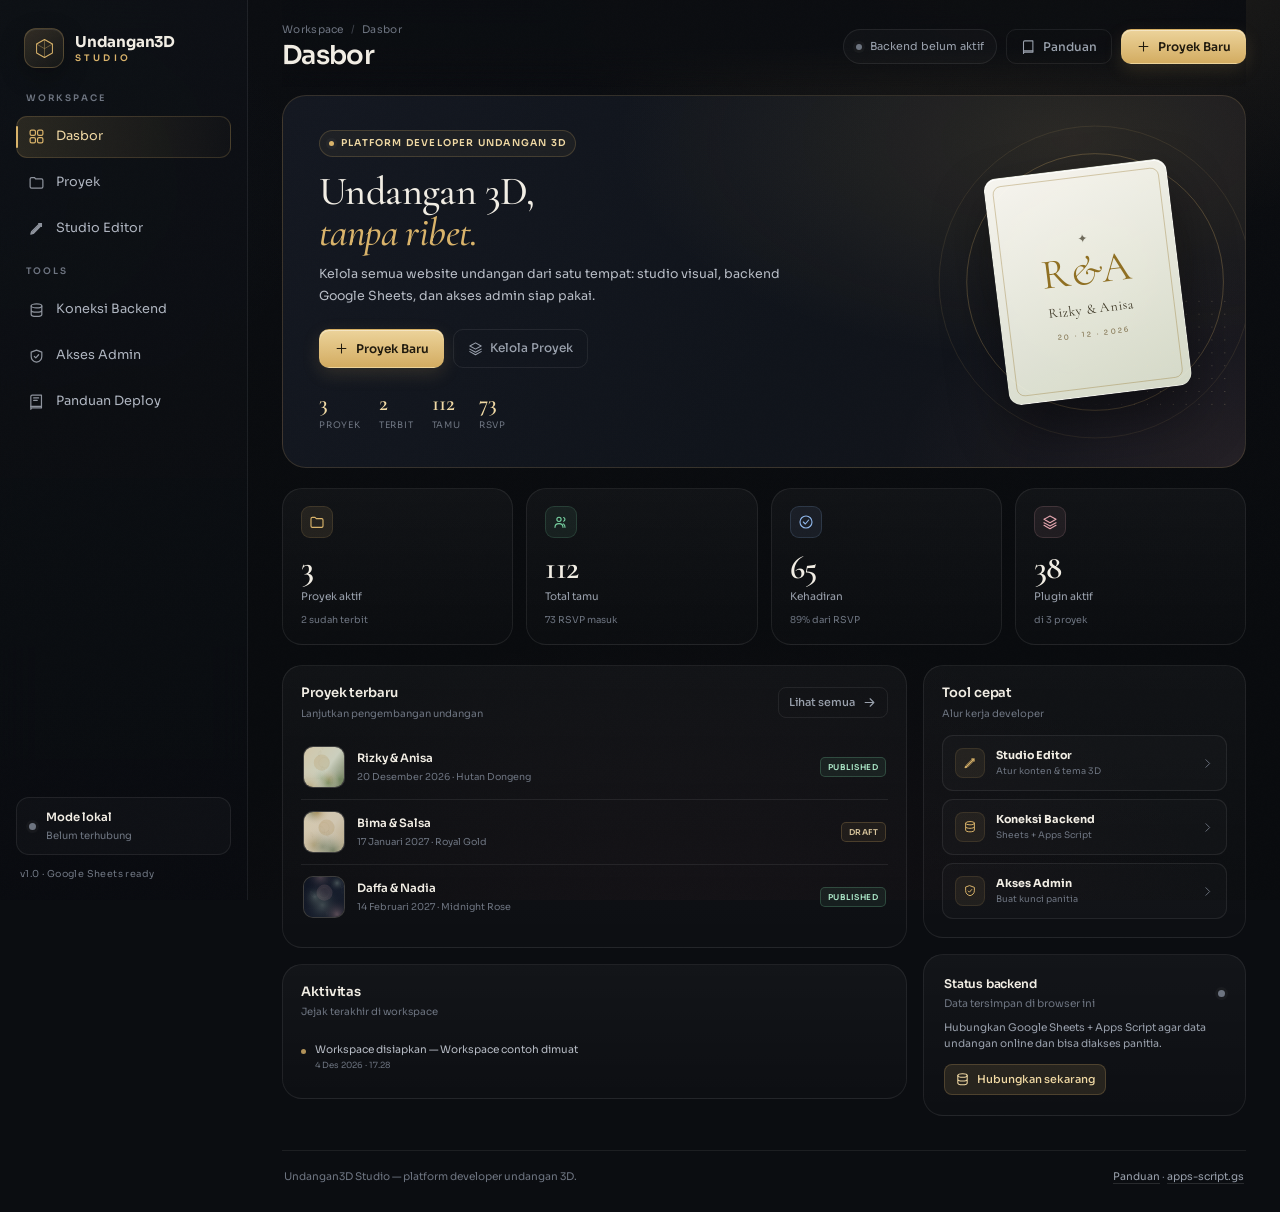
<file: index.html>
<!DOCTYPE html>
<html lang="id">
<head>
<meta charset="UTF-8">
<meta name="viewport" content="width=device-width,initial-scale=1">
<title>Undangan3D Studio — Platform Developer Undangan 3D</title>
<meta name="description" content="Platform CRUD website undangan 3D: studio editor, tema &amp; panggung 3D, konektor Google Sheets + Apps Script, dan generator akses admin.">
<meta name="theme-color" content="#0b0d11">
<link rel="icon" href="data:image/svg+xml,<svg xmlns='http://www.w3.org/2000/svg' viewBox='0 0 100 100'><rect width='100' height='100' rx='24' fill='%230b0d11'/><path d='M50 18l26 15v34L50 82 24 67V33z' fill='none' stroke='%23d9b36a' stroke-width='3'/><path d='M50 18v64M24 33l26 16 26-16' fill='none' stroke='%23d9b36a' stroke-width='2' opacity='.6'/></svg>">
<link rel="preconnect" href="https://fonts.googleapis.com">
<link rel="preconnect" href="https://fonts.gstatic.com" crossorigin>
<link href="https://fonts.googleapis.com/css2?family=Sora:wght@300;400;500;600;700&family=Cormorant+Garamond:ital,wght@0,500;0,600;1,500&display=swap" rel="stylesheet">
<link rel="stylesheet" href="assets/platform.css">
</head>
<body>
<div class="grain" aria-hidden="true"></div>
<div class="shell">
  <aside class="sidebar" id="sidebar">
    <a class="brand" href="#/dashboard" aria-label="Undangan3D Studio">
      <span class="brand-mark">
        <svg viewBox="0 0 32 32" fill="none" aria-hidden="true">
          <path d="M16 3.5l11 6.3v12.4L16 28.5 5 22.2V9.8z" stroke="currentColor" stroke-width="1.4"/>
          <path d="M16 3.5v25M5 9.8l11 6.4 11-6.4" stroke="currentColor" stroke-width="1" opacity=".55"/>
        </svg>
      </span>
      <span class="brand-txt"><b>Undangan3D</b><small>STUDIO</small></span>
    </a>

    <nav class="nav" aria-label="Navigasi utama">
      <p class="nav-label">Workspace</p>
      <a class="nav-link" href="#/dashboard" data-nav="dashboard">
        <svg viewBox="0 0 24 24"><rect x="3" y="3" width="7.5" height="7.5" rx="2"/><rect x="13.5" y="3" width="7.5" height="7.5" rx="2"/><rect x="3" y="13.5" width="7.5" height="7.5" rx="2"/><rect x="13.5" y="13.5" width="7.5" height="7.5" rx="2"/></svg>
        <span>Dasbor</span>
      </a>
      <a class="nav-link" href="#/projects" data-nav="projects">
        <svg viewBox="0 0 24 24"><path d="M3 7a2 2 0 0 1 2-2h4l2 2h8a2 2 0 0 1 2 2v9a2 2 0 0 1-2 2H5a2 2 0 0 1-2-2z"/></svg>
        <span>Proyek</span>
      </a>
      <a class="nav-link" href="#/studio" data-nav="studio">
        <svg viewBox="0 0 24 24"><path d="M5 19L19 5M15 5h4v4M4 20l3.5-1 11-11-2.5-2.5-11 11z"/></svg>
        <span>Studio Editor</span>
      </a>

      <p class="nav-label">Tools</p>
      <a class="nav-link" href="#/connector" data-nav="connector">
        <svg viewBox="0 0 24 24"><ellipse cx="12" cy="5.5" rx="7.5" ry="2.8"/><path d="M4.5 5.5v6c0 1.6 3.4 2.8 7.5 2.8s7.5-1.2 7.5-2.8v-6M4.5 11.5v6c0 1.6 3.4 2.8 7.5 2.8s7.5-1.2 7.5-2.8v-6"/></svg>
        <span>Koneksi Backend</span>
      </a>
      <a class="nav-link" href="#/admins" data-nav="admins">
        <svg viewBox="0 0 24 24"><path d="M12 3l7.5 2.8v5.7c0 4.6-3.2 7.5-7.5 8.5-4.3-1-7.5-3.9-7.5-8.5V5.8z"/><path d="M9 12l2 2 4-4.5"/></svg>
        <span>Akses Admin</span>
      </a>
      <a class="nav-link" href="#/guide" data-nav="guide">
        <svg viewBox="0 0 24 24"><path d="M4 5a2 2 0 0 1 2-2h13v18H6a2 2 0 0 0-2 2z"/><path d="M4 19h15M8 7h7M8 10.5h5"/></svg>
        <span>Panduan Deploy</span>
      </a>
    </nav>

    <div class="sidebar-foot">
      <div class="backend-mini" id="backendMini">
        <span class="dot" id="backendDot"></span>
        <div><b id="backendMiniTitle">Mode lokal</b><small id="backendMiniSub">Belum terhubung</small></div>
      </div>
      <p class="foot-note">v1.0 · Google Sheets ready</p>
    </div>
  </aside>

  <div class="drawer-scrim" id="scrim" aria-hidden="true"></div>

  <main class="main">
    <header class="topbar">
      <div class="topbar-left">
        <button class="icon-btn menu-btn" id="menuBtn" aria-label="Buka menu">
          <svg viewBox="0 0 24 24"><path d="M4 7h16M4 12h16M4 17h16"/></svg>
        </button>
        <div>
          <div class="crumb"><span id="crumb">Workspace</span><span class="crumb-sep">/</span><span id="crumb2">Dasbor</span></div>
          <h1 id="pageTitle">Dasbor</h1>
        </div>
      </div>
      <div class="topbar-right">
        <a class="status-chip" id="backendChip" href="#/connector">
          <span class="dot"></span><span id="backendChipText">Backend belum aktif</span>
        </a>
        <button class="btn btn-ghost hide-sm" data-act="go-guide">
          <svg viewBox="0 0 24 24"><path d="M4 5a2 2 0 0 1 2-2h13v18H6a2 2 0 0 0-2 2z"/><path d="M4 19h15"/></svg>
          Panduan
        </button>
        <button class="btn btn-primary" data-act="new-project">
          <svg viewBox="0 0 24 24"><path d="M12 5v14M5 12h14"/></svg>
          Proyek Baru
        </button>
      </div>
    </header>

    <div id="view" class="view" aria-live="polite"></div>

    <footer class="main-foot">
      <span>Undangan3D Studio — platform developer undangan 3D.</span>
      <span><a href="#/guide">Panduan</a> · <a href="apps-script.gs" download>apps-script.gs</a></span>
    </footer>
  </main>
</div>

<div id="modalRoot"></div>
<div id="toastRoot" class="toast-root" aria-live="assertive"></div>
<input type="file" id="importFile" accept="application/json,.json" hidden>

<script src="assets/themes.js"></script>
<script src="assets/plugins.js"></script>
<script src="assets/seed.js"></script>
<script src="assets/store.js"></script>
<script src="assets/platform.js"></script>
</body>
</html>
</file>
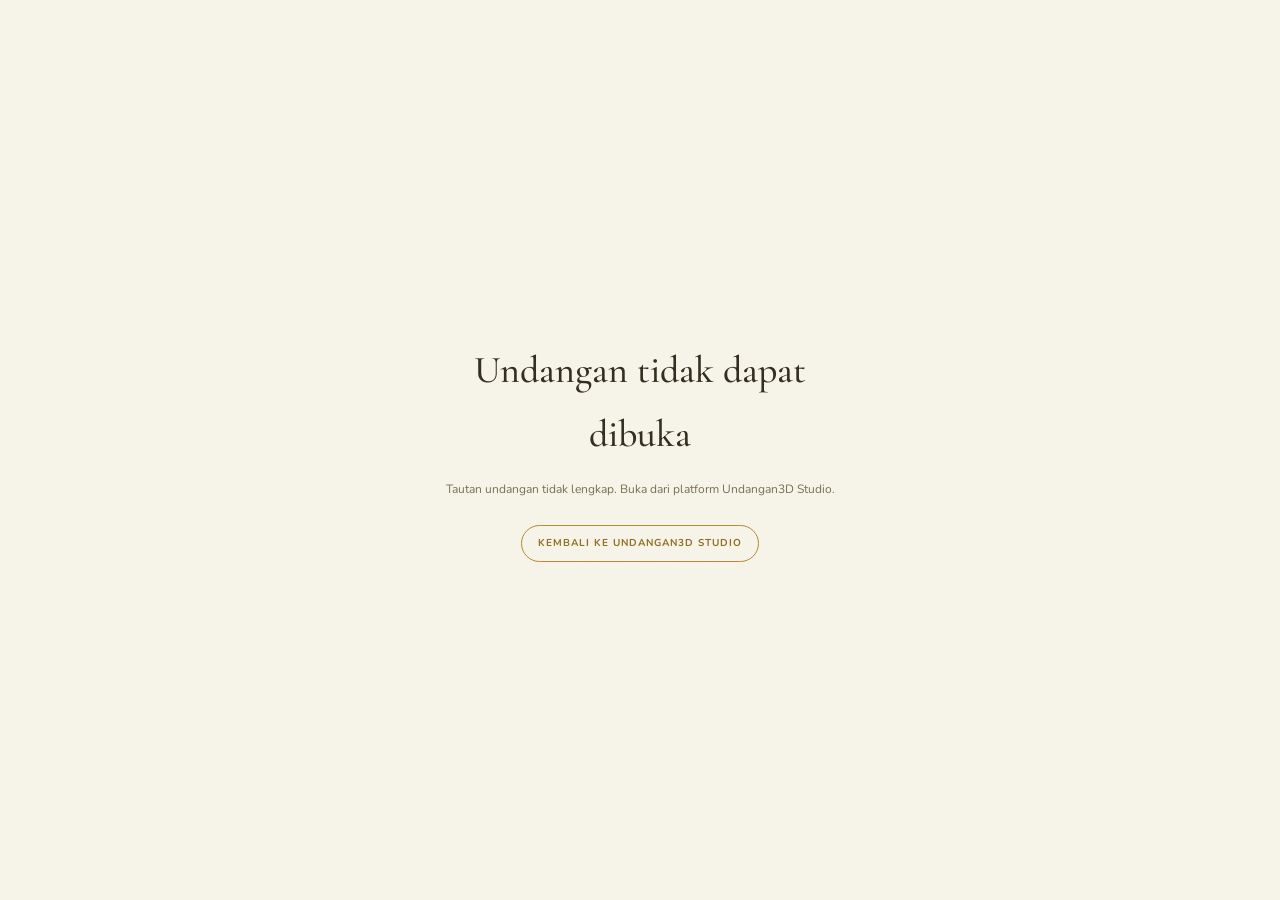
<file: undangan.html>
<!doctype html>
<html lang="id" data-theme="fairy-forest">
<head>
  <meta charset="utf-8">
  <meta name="viewport" content="width=device-width, initial-scale=1, viewport-fit=cover">
  <title>Undangan Pernikahan — Undangan3D</title>
  <meta name="description" content="Undangan pernikahan digital 3D. Dengan hormat kami mengundang Anda untuk hadir.">
  <meta name="theme-color" content="#f6f3e9">
  <meta property="og:type" content="website">
  <meta property="og:title" content="Undangan Pernikahan — Undangan3D">
  <meta property="og:description" content="Undangan pernikahan digital 3D. Dengan hormat kami mengundang Anda untuk hadir.">
  <meta name="twitter:card" content="summary">
  <link rel="icon" href="data:image/svg+xml,%3Csvg xmlns='http://www.w3.org/2000/svg' viewBox='0 0 64 64'%3E%3Crect width='64' height='64' rx='14' fill='%23131710'/%3E%3Cpath d='M32 48s-15-9-15-20a8 8 0 0 1 15-4 8 8 0 0 1 15 4c0 11-15 20-15 20Z' fill='none' stroke='%23d9b667' stroke-width='3'/%3E%3C/svg%3E">
  <link rel="preconnect" href="https://fonts.googleapis.com">
  <link rel="preconnect" href="https://fonts.gstatic.com" crossorigin>
  <link href="https://fonts.googleapis.com/css2?family=Cormorant+Garamond:ital,wght@0,400;0,500;0,600;1,400&family=Great+Vibes&family=Nunito:wght@300;400;600;700;800&display=swap" rel="stylesheet">
  <link rel="stylesheet" href="assets/invitation.css">
</head>
<body class="locked">
  <noscript>
    <div class="missing">
      <div class="missing-inner">
        <h1>JavaScript diperlukan</h1>
        <p>Undangan 3D ini membutuhkan JavaScript. Aktifkan JavaScript di browser Anda, lalu muat ulang halaman.</p>
      </div>
    </div>
  </noscript>
  <script defer src="assets/themes.js"></script>
  <script defer src="assets/plugins.js"></script>
  <script defer src="assets/scene3d.js"></script>
  <script defer src="assets/invitation.js"></script>
</body>
</html>
</file>
<file: assets/platform.css>
/* Undangan3D Studio — antarmuka platform */
:root {
  --bg: #0b0d11;
  --bg-soft: #0e1116;
  --panel: #11141b;
  --panel-2: #151922;
  --panel-3: #1a1f29;
  --line: rgba(255, 255, 255, .075);
  --line-2: rgba(255, 255, 255, .14);
  --text: #f1ede4;
  --muted: #99a0ac;
  --muted-2: #6d7480;
  --gold: #d9b36a;
  --gold-2: #f0d9a4;
  --gold-soft: rgba(217, 179, 106, .12);
  --green: #77d0a0;
  --rose: #e3a3ad;
  --danger: #ef8484;
  --blue: #8db4e8;
  --radius: 20px;
  --sans: 'Sora', system-ui, -apple-system, 'Segoe UI', sans-serif;
  --serif: 'Cormorant Garamond', Georgia, 'Times New Roman', serif;
}
* { box-sizing: border-box; }
html { scroll-behavior: smooth; }
body {
  margin: 0; min-height: 100vh; background: var(--bg); color: var(--text);
  font-family: var(--sans); font-size: 13.5px; line-height: 1.55;
  -webkit-font-smoothing: antialiased; overflow-x: hidden;
}
body::before {
  content: ''; position: fixed; inset: 0; z-index: -2; pointer-events: none;
  background:
    radial-gradient(900px 520px at 82% -8%, rgba(217, 179, 106, .11), transparent 60%),
    radial-gradient(760px 480px at -8% 22%, rgba(94, 132, 178, .08), transparent 55%),
    radial-gradient(900px 620px at 55% 110%, rgba(154, 84, 104, .07), transparent 60%),
    linear-gradient(180deg, #0b0d11, #090b0e 70%);
}
.grain {
  position: fixed; inset: 0; z-index: 50; pointer-events: none; opacity: .032;
  background-image: url("data:image/svg+xml,%3Csvg xmlns='http://www.w3.org/2000/svg' width='140' height='140'%3E%3Cfilter id='n'%3E%3CfeTurbulence type='fractalNoise' baseFrequency='.85' numOctaves='3'/%3E%3C/filter%3E%3Crect width='140' height='140' filter='url(%23n)' opacity='.55'/%3E%3C/svg%3E");
  mix-blend-mode: overlay;
}
a { color: inherit; text-decoration: none; }
button, input, select, textarea { font-family: inherit; }
button { cursor: pointer; }
svg { width: 18px; height: 18px; fill: none; stroke: currentColor; stroke-width: 1.7; stroke-linecap: round; stroke-linejoin: round; flex: none; }
::selection { background: rgba(217, 179, 106, .28); }

/* ---------- Shell ---------- */
.shell { display: grid; grid-template-columns: 248px minmax(0, 1fr); min-height: 100vh; }
.sidebar {
  position: sticky; top: 0; height: 100vh; display: flex; flex-direction: column; gap: 22px;
  padding: 24px 16px 18px; border-right: 1px solid var(--line);
  background: linear-gradient(180deg, rgba(14, 17, 22, .86), rgba(10, 12, 16, .92));
  backdrop-filter: blur(22px); z-index: 45;
}
.brand { display: flex; align-items: center; gap: 11px; padding: 4px 8px 2px; }
.brand-mark {
  width: 40px; height: 40px; border-radius: 12px; display: grid; place-items: center; color: var(--gold);
  background: linear-gradient(145deg, rgba(217, 179, 106, .18), rgba(217, 179, 106, .04));
  border: 1px solid rgba(217, 179, 106, .26);
  box-shadow: inset 0 1px 0 rgba(255, 255, 255, .08), 0 8px 24px rgba(0, 0, 0, .28);
}
.brand-mark svg { width: 23px; height: 23px; }
.brand-txt { display: flex; flex-direction: column; line-height: 1; }
.brand-txt b { font-size: 15px; letter-spacing: -.2px; }
.brand-txt small { color: var(--gold); font-size: 9px; letter-spacing: 3.4px; margin-top: 5px; font-weight: 600; }
.nav { display: flex; flex-direction: column; gap: 4px; }
.nav-label { margin: 12px 10px 6px; font-size: 9px; letter-spacing: 2px; text-transform: uppercase; color: var(--muted-2); font-weight: 600; }
.nav-label:first-child { margin-top: 0; }
.nav-link {
  position: relative; display: flex; align-items: center; gap: 11px; padding: 10px 11px;
  border-radius: 11px; border: 1px solid transparent; color: #aeb4bf; font-size: 12.8px;
  transition: background .18s, color .18s, border-color .18s; white-space: nowrap;
}
.nav-link svg { width: 17px; height: 17px; opacity: .8; }
.nav-link:hover { background: rgba(255, 255, 255, .04); color: var(--text); }
.nav-link.active {
  background: linear-gradient(90deg, rgba(217, 179, 106, .14), rgba(217, 179, 106, .025));
  border-color: rgba(217, 179, 106, .18); color: var(--gold-2);
}
.nav-link.active::before {
  content: ''; position: absolute; left: -1px; top: 22%; height: 56%; width: 2px;
  background: var(--gold); border-radius: 2px;
}
.nav-link.active svg { opacity: 1; color: var(--gold); }
.nav-badge {
  margin-left: auto; font-style: normal; font-size: 8px; letter-spacing: 1.2px; font-weight: 700;
  color: #192016; background: linear-gradient(180deg, #e5c47e, #c69c4d); border-radius: 4px; padding: 2px 5px;
}
.sidebar-foot { margin-top: auto; display: flex; flex-direction: column; gap: 12px; }
.backend-mini {
  display: flex; align-items: center; gap: 10px; padding: 11px 12px; border-radius: 13px;
  border: 1px solid var(--line); background: rgba(255, 255, 255, .022);
}
.backend-mini b { display: block; font-size: 11.5px; font-weight: 600; }
.backend-mini small { display: block; color: var(--muted-2); font-size: 10px; margin-top: 1px; }
.dot { width: 7px; height: 7px; border-radius: 50%; background: var(--muted-2); box-shadow: 0 0 0 3px rgba(255, 255, 255, .03); flex: none; }
.dot.on { background: var(--green); box-shadow: 0 0 0 3px rgba(119, 208, 160, .12), 0 0 10px rgba(119, 208, 160, .5); }
.foot-note { margin: 0 4px; color: var(--muted-2); font-size: 9.5px; letter-spacing: .4px; }

.main { min-width: 0; padding: 0 34px; display: flex; flex-direction: column; }
.topbar {
  position: sticky; top: 0; z-index: 35; display: flex; align-items: center; justify-content: space-between; gap: 20px;
  padding: 22px 0 16px; background: linear-gradient(180deg, rgba(11, 13, 17, .92) 55%, rgba(11, 13, 17, 0));
  backdrop-filter: blur(14px); margin-bottom: 8px;
}
.topbar-left { display: flex; align-items: center; gap: 14px; min-width: 0; }
.crumb { display: flex; align-items: center; gap: 7px; color: var(--muted-2); font-size: 10.5px; letter-spacing: .3px; }
.crumb-sep { opacity: .5; }
.topbar h1 { margin: 3px 0 0; font-size: 26px; letter-spacing: -.7px; font-weight: 600; line-height: 1.15; }
.topbar-right { display: flex; align-items: center; gap: 9px; flex: none; }
.menu-btn { display: none !important; }
.view { width: 100%; max-width: 1440px; margin: 0 auto; flex: 1; animation: fadeUp .32s ease both; }
.main-foot {
  max-width: 1440px; width: 100%; margin: 34px auto 0; padding: 18px 2px 26px;
  display: flex; align-items: center; justify-content: space-between; gap: 14px;
  border-top: 1px solid var(--line); color: var(--muted-2); font-size: 10.5px;
}
.main-foot a { color: var(--muted); border-bottom: 1px solid rgba(255, 255, 255, .12); }
.main-foot a:hover { color: var(--gold); }
.drawer-scrim { display: none; }

/* ---------- Buttons & bits ---------- */
.btn {
  display: inline-flex; align-items: center; justify-content: center; gap: 7px;
  padding: 9px 14px; border-radius: 10px; border: 1px solid var(--line-2);
  background: rgba(255, 255, 255, .035); color: var(--text); font-size: 12px; font-weight: 500;
  transition: transform .16s, background .16s, border-color .16s, opacity .16s; white-space: nowrap;
}
.btn svg { width: 15px; height: 15px; }
.btn:hover { background: rgba(255, 255, 255, .07); border-color: rgba(255, 255, 255, .2); }
.btn:active { transform: translateY(1px); }
.btn:disabled { opacity: .5; pointer-events: none; }
.btn-primary {
  background: linear-gradient(180deg, #ecd39a, #d3ac61); color: #201a0e; border-color: transparent;
  font-weight: 600; box-shadow: 0 6px 18px rgba(211, 172, 97, .16), inset 0 1px 0 rgba(255, 255, 255, .4);
}
.btn-primary:hover { background: linear-gradient(180deg, #f4dfab, #ddb76c); border-color: transparent; }
.btn-ghost { background: transparent; border-color: var(--line); color: var(--muted); }
.btn-ghost:hover { color: var(--text); }
.btn-soft { background: var(--gold-soft); border-color: rgba(217, 179, 106, .22); color: var(--gold-2); }
.btn-soft:hover { background: rgba(217, 179, 106, .18); border-color: rgba(217, 179, 106, .35); }
.btn-danger { background: rgba(239, 132, 132, .08); border-color: rgba(239, 132, 132, .22); color: #f2a4a4; }
.btn-danger:hover { background: rgba(239, 132, 132, .15); }
.btn-sm { padding: 6px 10px; font-size: 11px; border-radius: 8px; }
.icon-btn {
  width: 34px; height: 34px; display: inline-grid; place-items: center; border-radius: 9px;
  background: rgba(255, 255, 255, .03); border: 1px solid var(--line); color: var(--muted); transition: .16s;
}
.icon-btn:hover { color: var(--text); background: rgba(255, 255, 255, .07); }
.icon-btn.danger:hover { color: var(--danger); border-color: rgba(239, 132, 132, .3); background: rgba(239, 132, 132, .08); }
.status-chip {
  display: inline-flex; align-items: center; gap: 8px; padding: 8px 12px; border-radius: 999px;
  border: 1px solid var(--line); background: rgba(255, 255, 255, .025); color: var(--muted); font-size: 11px;
}
.status-chip:hover { border-color: var(--line-2); color: var(--text); }
.status-chip .dot { width: 6px; height: 6px; }
.status-chip.on { color: #b9e7cf; border-color: rgba(119, 208, 160, .22); background: rgba(119, 208, 160, .06); }
.status-chip.on .dot { background: var(--green); box-shadow: 0 0 8px rgba(119, 208, 160, .6); }
.badge {
  display: inline-flex; align-items: center; gap: 4px; padding: 3px 7px; border-radius: 5px;
  font-size: 9px; font-weight: 600; letter-spacing: .5px; text-transform: uppercase;
  border: 1px solid var(--line); color: var(--muted); background: rgba(255, 255, 255, .025);
}
.badge.live { color: #a9e4c5; border-color: rgba(119, 208, 160, .24); background: rgba(119, 208, 160, .08); }
.badge.draft { color: #d6c39b; border-color: rgba(217, 179, 106, .22); background: rgba(217, 179, 106, .07); }
.badge.rose { color: #f0c2c9; border-color: rgba(227, 163, 173, .24); background: rgba(227, 163, 173, .08); }
.badge.demo { color: #b9cbe4; border-color: rgba(141, 180, 232, .22); background: rgba(141, 180, 232, .08); }
.chip {
  display: inline-flex; align-items: center; gap: 5px; padding: 4px 8px; border-radius: 6px;
  background: rgba(255, 255, 255, .035); border: 1px solid var(--line); color: var(--muted); font-size: 9.5px;
}
.chip svg { width: 11px; height: 11px; }
.chip.on { color: var(--gold-2); border-color: rgba(217, 179, 106, .2); background: rgba(217, 179, 106, .07); }
.muted { color: var(--muted); }
.tiny { font-size: 10.5px; }
.mono { font-family: ui-monospace, 'Cascadia Code', Consolas, monospace; }
.spacer { flex: 1; }

.card {
  background: linear-gradient(180deg, rgba(255, 255, 255, .034), rgba(255, 255, 255, .012));
  border: 1px solid var(--line); border-radius: var(--radius);
}
.card-pad { padding: 20px; }
.callout {
  display: flex; gap: 11px; padding: 13px 14px; border-radius: 12px; font-size: 11.5px; line-height: 1.6;
  border: 1px solid rgba(217, 179, 106, .16); background: rgba(217, 179, 106, .055); color: #cdbd9b;
}
.callout svg { width: 16px; height: 16px; color: var(--gold); margin-top: 1px; }
.callout.blue { border-color: rgba(141, 180, 232, .18); background: rgba(141, 180, 232, .06); color: #b9cbe4; }
.callout.blue svg { color: var(--blue); }
.callout.danger { border-color: rgba(239, 132, 132, .2); background: rgba(239, 132, 132, .06); color: #e8b5b5; }
.callout.danger svg { color: var(--danger); }
.sec-title { display: flex; align-items: center; justify-content: space-between; gap: 14px; margin: 0 0 14px; }
.sec-title h2 { margin: 0; font-size: 15px; letter-spacing: -.2px; font-weight: 600; }
.sec-title p { margin: 2px 0 0; color: var(--muted-2); font-size: 10.5px; }
.sec-title .btn { flex: none; }

/* ---------- Dashboard ---------- */
.dash { display: flex; flex-direction: column; gap: 20px; }
.hero {
  position: relative; overflow: hidden; border-radius: 24px; border: 1px solid rgba(217, 179, 106, .17);
  background:
    radial-gradient(700px 340px at 82% 12%, rgba(217, 179, 106, .13), transparent 65%),
    radial-gradient(500px 300px at 100% 100%, rgba(227, 163, 173, .08), transparent 70%),
    linear-gradient(120deg, #141821 0%, #10141b 55%, #13141a 100%);
  padding: 34px 36px; min-height: 240px; display: flex; align-items: center;
}
.hero-copy { position: relative; z-index: 3; max-width: 570px; }
.hero-kicker {
  display: inline-flex; align-items: center; gap: 7px; margin-bottom: 14px; padding: 5px 9px;
  border-radius: 999px; border: 1px solid rgba(217, 179, 106, .2); background: rgba(217, 179, 106, .06);
  color: var(--gold-2); font-size: 9.5px; letter-spacing: 1.2px; text-transform: uppercase; font-weight: 600;
}
.hero-kicker .dot { width: 5px; height: 5px; background: var(--gold); }
.hero h2 { margin: 0; font-family: var(--serif); font-weight: 500; font-size: 46px; line-height: 1.02; letter-spacing: -.6px; }
.hero h2 em { color: var(--gold); font-style: italic; }
.hero p { margin: 12px 0 0; max-width: 470px; color: #b7bcc5; font-size: 12.5px; line-height: 1.7; }
.hero-actions { display: flex; gap: 9px; margin-top: 22px; flex-wrap: wrap; }
.hero-stats { display: flex; gap: 18px; margin-top: 24px; flex-wrap: wrap; }
.hero-stat b { font-family: var(--serif); font-size: 22px; color: var(--gold-2); font-weight: 600; line-height: 1; }
.hero-stat span { display: block; color: var(--muted-2); font-size: 9px; letter-spacing: .8px; text-transform: uppercase; margin-top: 3px; }
.hero-art { position: absolute; right: 24px; top: 50%; transform: translateY(-50%); width: 390px; height: 300px; z-index: 1; }
.hero-card {
  position: absolute; right: 54px; top: 26px; width: 200px; height: 248px; border-radius: 14px;
  border: 1px solid rgba(255, 255, 255, .16); background: linear-gradient(160deg, rgba(255, 253, 247, .96), rgba(233, 238, 218, .9));
  box-shadow: 0 30px 60px rgba(0, 0, 0, .45), inset 0 1px 0 #fff; transform: rotate(-7deg);
  display: flex; flex-direction: column; align-items: center; justify-content: center; color: #3a3422; overflow: hidden;
}
.hero-card::before {
  content: ''; position: absolute; inset: 8px; border: 1px solid rgba(143, 111, 34, .35); border-radius: 9px;
}
.hero-card .hc-mono { font-family: var(--serif); font-size: 46px; line-height: 1; color: #8f6f22; }
.hero-card .hc-names { font-family: var(--serif); font-size: 15px; margin-top: 8px; letter-spacing: .5px; }
.hero-card .hc-date { font-size: 7.5px; letter-spacing: 2px; margin-top: 10px; text-transform: uppercase; color: #7a6a45; }
.hero-card .hc-leaf { font-size: 13px; margin-top: 6px; opacity: .7; }
.hero-ring {
  position: absolute; border-radius: 50%; border: 1px solid rgba(217, 179, 106, .3);
  width: 280px; height: 280px; right: 6px; top: 10px;
}
.hero-ring.r2 { width: 340px; height: 340px; right: -24px; top: -20px; border-color: rgba(217, 179, 106, .12); }
.hero-glow { position: absolute; width: 230px; height: 230px; border-radius: 50%; right: 40px; top: 20px; background: radial-gradient(circle, rgba(217, 179, 106, .22), transparent 65%); filter: blur(12px); }
.hero-dots { position: absolute; right: 0; bottom: 16px; width: 180px; height: 120px; opacity: .32; background-image: radial-gradient(rgba(255, 231, 180, .8) 1px, transparent 1px); background-size: 14px 14px; mask-image: linear-gradient(90deg, transparent, #000); }

.stat-grid { display: grid; grid-template-columns: repeat(4, minmax(0, 1fr)); gap: 13px; }
.stat-card { padding: 17px 18px; position: relative; overflow: hidden; }
.stat-icon { width: 32px; height: 32px; border-radius: 9px; display: grid; place-items: center; margin-bottom: 13px; background: rgba(217, 179, 106, .1); color: var(--gold); border: 1px solid rgba(217, 179, 106, .14); }
.stat-icon.green { background: rgba(119, 208, 160, .08); color: var(--green); border-color: rgba(119, 208, 160, .16); }
.stat-icon.rose { background: rgba(227, 163, 173, .08); color: var(--rose); border-color: rgba(227, 163, 173, .16); }
.stat-icon.blue { background: rgba(141, 180, 232, .08); color: var(--blue); border-color: rgba(141, 180, 232, .16); }
.stat-icon svg { width: 16px; height: 16px; }
.stat-value { font-family: var(--serif); font-size: 33px; font-weight: 600; line-height: 1; letter-spacing: -.5px; }
.stat-label { color: var(--muted); font-size: 10.5px; margin-top: 5px; }
.stat-sub { color: var(--muted-2); font-size: 9.5px; margin-top: 7px; display: flex; align-items: center; gap: 4px; }
.stat-sub b { color: var(--green); font-weight: 600; }
.dash-grid { display: grid; grid-template-columns: minmax(0, 1.55fr) minmax(0, .8fr); gap: 16px; align-items: start; }
.dash-col { display: flex; flex-direction: column; gap: 16px; min-width: 0; }
.panel-head { display: flex; align-items: center; justify-content: space-between; gap: 12px; padding: 17px 18px 0; }
.panel-head h3 { margin: 0; font-size: 13px; font-weight: 600; letter-spacing: -.1px; }
.panel-head p { margin: 2px 0 0; font-size: 10px; color: var(--muted-2); }
.panel-body { padding: 14px 18px 18px; }
.recent-list { display: flex; flex-direction: column; }
.recent-row { display: flex; align-items: center; gap: 12px; padding: 11px 2px; border-bottom: 1px solid var(--line); }
.recent-row:last-child { border-bottom: 0; }
.recent-thumb { width: 42px; height: 42px; border-radius: 10px; flex: none; background: var(--thumb, #222); position: relative; overflow: hidden; border: 1px solid rgba(255, 255, 255, .12); }
.recent-thumb img { width: 100%; height: 100%; object-fit: cover; opacity: .85; }
.recent-main { min-width: 0; flex: 1; }
.recent-main b { display: block; font-size: 11.5px; font-weight: 600; white-space: nowrap; overflow: hidden; text-overflow: ellipsis; }
.recent-main small { display: block; color: var(--muted-2); font-size: 9.5px; margin-top: 2px; }
.recent-meta { display: flex; align-items: center; gap: 7px; flex: none; }
.recent-meta .badge { font-size: 8px; }
.tool-list { display: flex; flex-direction: column; gap: 8px; }
.tool-item { display: flex; align-items: center; gap: 11px; padding: 11px 12px; border-radius: 11px; border: 1px solid var(--line); background: rgba(255, 255, 255, .018); transition: .16s; }
.tool-item:hover { background: rgba(255, 255, 255, .04); border-color: var(--line-2); transform: translateX(2px); }
.tool-icon { width: 30px; height: 30px; border-radius: 8px; display: grid; place-items: center; color: var(--gold); background: rgba(217, 179, 106, .08); border: 1px solid rgba(217, 179, 106, .12); }
.tool-icon svg { width: 14px; height: 14px; }
.tool-item div { flex: 1; min-width: 0; }
.tool-item b { display: block; font-size: 11px; }
.tool-item small { display: block; color: var(--muted-2); font-size: 9px; margin-top: 1px; }
.tool-item > svg { width: 13px; height: 13px; color: var(--muted-2); }
.activity { display: flex; flex-direction: column; gap: 0; }
.act-row { display: flex; gap: 9px; padding: 8px 0; border-bottom: 1px dashed var(--line); }
.act-row:last-child { border-bottom: 0; }
.act-dot { width: 5px; height: 5px; border-radius: 50%; background: var(--gold); margin-top: 7px; flex: none; opacity: .8; }
.act-row p { margin: 0; font-size: 10.5px; color: #b7bcc5; line-height: 1.45; }
.act-row time { display: block; color: var(--muted-2); font-size: 8.5px; margin-top: 2px; }

/* ---------- Projects ---------- */
.projects-head { display: flex; align-items: flex-end; justify-content: space-between; gap: 18px; margin-bottom: 18px; flex-wrap: wrap; }
.projects-head h2 { margin: 0; font-family: var(--serif); font-size: 30px; font-weight: 500; letter-spacing: -.3px; }
.projects-head p { margin: 3px 0 0; color: var(--muted); font-size: 11px; }
.projects-tools { display: flex; align-items: center; gap: 8px; flex-wrap: wrap; }
.search { position: relative; }
.search svg { position: absolute; left: 11px; top: 50%; transform: translateY(-50%); width: 14px; height: 14px; color: var(--muted-2); }
.search input { width: 210px; padding-left: 33px; }
.seg {
  display: inline-flex; padding: 3px; border-radius: 9px; border: 1px solid var(--line);
  background: rgba(255, 255, 255, .025); gap: 2px;
}
.seg button {
  padding: 6px 10px; border: 0; background: transparent; color: var(--muted); border-radius: 6px;
  font-size: 10px; font-weight: 500; transition: .15s;
}
.seg button:hover { color: var(--text); }
.seg button.active { background: rgba(255, 255, 255, .09); color: var(--text); box-shadow: 0 1px 4px rgba(0, 0, 0, .2); }
.projects-grid { display: grid; grid-template-columns: repeat(3, minmax(0, 1fr)); gap: 15px; }
.project-card { overflow: hidden; display: flex; flex-direction: column; transition: transform .2s, border-color .2s; }
.project-card:hover { transform: translateY(-3px); border-color: rgba(255, 255, 255, .15); }
.pc-visual { height: 152px; position: relative; overflow: hidden; background: var(--p-bg, #1a1d24); }
.pc-visual img { width: 100%; height: 100%; object-fit: cover; opacity: .82; transition: transform .5s; }
.project-card:hover .pc-visual img { transform: scale(1.04); }
.pc-visual::after {
  content: ''; position: absolute; inset: 0;
  background: linear-gradient(180deg, rgba(10, 12, 16, .05) 0%, rgba(10, 12, 16, .2) 55%, rgba(10, 12, 16, .78) 100%);
}
.pc-status { position: absolute; top: 11px; left: 11px; z-index: 2; backdrop-filter: blur(8px); }
.pc-theme { position: absolute; top: 11px; right: 11px; z-index: 2; display: flex; gap: 4px; }
.pc-theme span { width: 11px; height: 11px; border-radius: 50%; border: 1px solid rgba(255, 255, 255, .45); }
.pc-mono {
  position: absolute; z-index: 2; left: 16px; bottom: 13px; font-family: var(--serif); font-size: 26px;
  font-weight: 600; color: #fff8e8; letter-spacing: 1px; text-shadow: 0 2px 18px rgba(0, 0, 0, .6);
}
.pc-mono em { font-size: 16px; opacity: .7; margin: 0 3px; }
.pc-date { position: absolute; z-index: 2; right: 13px; bottom: 15px; font-size: 8.5px; letter-spacing: 1.4px; text-transform: uppercase; color: rgba(255, 248, 232, .8); }
.pc-body { padding: 14px 16px 15px; display: flex; flex-direction: column; gap: 11px; flex: 1; }
.pc-title { margin: 0; font-size: 13px; font-weight: 600; letter-spacing: -.1px; }
.pc-slug { display: block; margin-top: 2px; color: var(--muted-2); font-size: 9.5px; font-family: ui-monospace, Consolas, monospace; }
.pc-stats { display: flex; gap: 13px; padding: 9px 0; border-top: 1px solid var(--line); border-bottom: 1px solid var(--line); }
.pc-stat b { display: block; font-size: 12px; font-weight: 600; }
.pc-stat span { display: block; color: var(--muted-2); font-size: 8.5px; margin-top: 1px; }
.pc-plugins { display: flex; gap: 4px; flex-wrap: wrap; min-height: 20px; }
.pc-plugins .chip { font-size: 8.5px; padding: 3px 6px; }
.pc-actions { display: flex; align-items: center; gap: 5px; margin-top: auto; }
.pc-actions .btn { flex: 1; }
.empty-state { padding: 46px 24px; text-align: center; border: 1px dashed var(--line-2); border-radius: 18px; }
.empty-state .es-icon { width: 52px; height: 52px; border-radius: 15px; display: grid; place-items: center; margin: 0 auto 14px; background: rgba(217, 179, 106, .08); color: var(--gold); border: 1px solid rgba(217, 179, 106, .16); }
.empty-state .es-icon svg { width: 23px; height: 23px; }
.empty-state h3 { margin: 0 0 5px; font-size: 15px; }
.empty-state p { margin: 0 auto 16px; color: var(--muted); font-size: 11px; max-width: 380px; }

/* ---------- Studio ---------- */
.studio-head { display: flex; align-items: center; gap: 14px; margin-bottom: 16px; flex-wrap: wrap; }
.studio-head .sh-main { flex: 1; min-width: 220px; }
.studio-head h2 { margin: 0; font-family: var(--serif); font-size: 28px; font-weight: 500; line-height: 1.1; }
.studio-head p { margin: 3px 0 0; color: var(--muted); font-size: 10.5px; }
.studio-head .btn-group { display: flex; gap: 7px; flex-wrap: wrap; }
.studio-grid { display: grid; grid-template-columns: minmax(0, 1fr) 430px; gap: 18px; align-items: start; }
.studio-form { display: flex; flex-direction: column; gap: 14px; min-width: 0; }
.studio-side { position: sticky; top: 88px; display: flex; flex-direction: column; gap: 14px; }
.form-card { overflow: hidden; }
.fc-head { display: flex; align-items: center; gap: 11px; padding: 15px 18px; border-bottom: 1px solid var(--line); background: rgba(255, 255, 255, .015); }
.fc-num {
  width: 25px; height: 25px; border-radius: 7px; display: grid; place-items: center; flex: none;
  font-size: 10px; font-weight: 600; color: var(--gold); background: rgba(217, 179, 106, .08);
  border: 1px solid rgba(217, 179, 106, .16);
}
.fc-head h3 { margin: 0; font-size: 12.5px; font-weight: 600; }
.fc-head p { margin: 1px 0 0; font-size: 9.5px; color: var(--muted-2); }
.fc-head .chip { margin-left: auto; }
.fc-body { padding: 17px 18px 19px; display: flex; flex-direction: column; gap: 15px; }
.fgrid { display: grid; grid-template-columns: repeat(2, minmax(0, 1fr)); gap: 12px; }
.fgrid.three { grid-template-columns: repeat(3, minmax(0, 1fr)); }
.fgrid .full { grid-column: 1 / -1; }
.field { display: flex; flex-direction: column; gap: 5px; min-width: 0; }
.field > label { font-size: 9.5px; color: var(--muted); letter-spacing: .3px; display: flex; align-items: center; gap: 5px; }
.field > label b { color: var(--gold); font-weight: 500; font-size: 8px; }
.field .hint { font-size: 8.5px; color: var(--muted-2); }
.input, .select, .textarea {
  width: 100%; background: rgba(255, 255, 255, .032); border: 1px solid var(--line); border-radius: 9px;
  padding: 9px 11px; color: var(--text); font-size: 11.5px; outline: none; transition: border-color .15s, box-shadow .15s, background .15s;
  color-scheme: dark;
}
.input::placeholder, .textarea::placeholder { color: #5d646f; }
.input:hover, .select:hover, .textarea:hover { border-color: rgba(255, 255, 255, .13); }
.input:focus, .select:focus, .textarea:focus { border-color: rgba(217, 179, 106, .5); box-shadow: 0 0 0 3px rgba(217, 179, 106, .09); background: rgba(255, 255, 255, .045); }
.textarea { resize: vertical; min-height: 76px; line-height: 1.6; }
.select { appearance: none; background-image: url("data:image/svg+xml,%3Csvg xmlns='http://www.w3.org/2000/svg' width='12' height='12' fill='none' stroke='%2399a0ac' stroke-width='1.6'%3E%3Cpath d='M3 4.5L6 7.5l3-3'/%3E%3C/svg%3E"); background-repeat: no-repeat; background-position: right 10px center; padding-right: 28px; }
input[type="date"], input[type="time"] { min-height: 35px; }
.person { border: 1px solid var(--line); border-radius: 13px; padding: 13px; background: rgba(255, 255, 255, .016); }
.person-head { display: flex; align-items: center; gap: 10px; margin-bottom: 11px; }
.person-avatar { width: 38px; height: 38px; border-radius: 50%; overflow: hidden; flex: none; border: 1px solid rgba(217, 179, 106, .25); background: linear-gradient(145deg, #2a2e38, #1b1f27); display: grid; place-items: center; color: var(--gold); font-family: var(--serif); font-size: 16px; }
.person-avatar img { width: 100%; height: 100%; object-fit: cover; }
.person-head b { display: block; font-size: 11px; }
.person-head small { display: block; color: var(--muted-2); font-size: 9px; margin-top: 1px; }
.person-head .badge { margin-left: auto; }
.theme-grid { display: grid; grid-template-columns: repeat(5, minmax(0, 1fr)); gap: 8px; }
.theme-card {
  border: 1px solid var(--line); background: rgba(255, 255, 255, .018); border-radius: 11px; padding: 6px;
  text-align: left; transition: .16s; color: var(--text); position: relative;
}
.theme-card:hover { border-color: rgba(255, 255, 255, .2); transform: translateY(-1px); }
.theme-card.active { border-color: rgba(217, 179, 106, .6); box-shadow: 0 0 0 2px rgba(217, 179, 106, .12); }
.theme-swatch {
  display: block; height: 58px; border-radius: 7px; position: relative; overflow: hidden;
  border: 1px solid rgba(255, 255, 255, .1);
  background: linear-gradient(180deg, var(--sky, #58604a) 0%, var(--bgc, #333) 58%, var(--bgc, #333) 100%);
}
.theme-swatch::before, .theme-swatch::after { content: none; }
.ts-sun {
  position: absolute; top: 11%; right: 13%; width: 18px; height: 18px; border-radius: 50%;
  background: radial-gradient(circle, var(--gold, #d9b36a) 0%, color-mix(in srgb, var(--gold, #d9b36a) 42%, transparent) 46%, transparent 72%);
}
.ts-hill {
  position: absolute; inset: auto -8% -8% -8%; height: 44%; background: var(--ground, #4a5a3a);
  border-radius: 52% 48% 0 0 / 100% 100% 0 0; opacity: .92;
}
.ts-hill::after {
  content: ''; position: absolute; left: 46%; right: -8%; bottom: 32%; height: 34%;
  background: var(--ground, #4a5a3a); filter: brightness(1.12);
  border-radius: 50% 50% 0 0;
}
.ts-arc {
  position: absolute; left: 50%; bottom: 16%; transform: translateX(-50%);
  width: 38px; height: 32px; border: 1px solid var(--gold, #d9b36a); border-bottom: 0;
  border-radius: 50% 50% 0 0; opacity: .85;
}
.ts-check {
  position: absolute; top: 6px; left: 6px; width: 18px; height: 18px; border-radius: 50%;
  display: none; place-items: center; background: var(--gold); color: #1a1408; z-index: 3;
  box-shadow: 0 2px 8px rgba(0, 0, 0, .35);
}
.ts-check svg { width: 11px; height: 11px; stroke-width: 2.8; }
.theme-card.active .ts-check, .stage-card.active .ts-check { display: grid; }
.theme-card b { display: block; font-size: 10px; margin-top: 6px; font-weight: 600; white-space: nowrap; overflow: hidden; text-overflow: ellipsis; }
.theme-card small { display: block; font-size: 8.5px; color: var(--muted-2); white-space: nowrap; overflow: hidden; text-overflow: ellipsis; }
.theme-meta { display: block; padding: 1px 2px 0; }
.theme-meta b { margin-top: 0; }
.theme-dots { display: flex; gap: 3px; padding: 5px 2px 1px; }
.theme-dots i { width: 8px; height: 8px; border-radius: 50%; border: 1px solid rgba(255, 255, 255, .16); }

/* Kartu 03 — tab tema / panggung / latar */
.t3-summary { display: flex; flex-wrap: wrap; gap: 6px; margin-bottom: 11px; }
.t3-chip {
  display: inline-flex; align-items: center; gap: 6px; padding: 5px 9px; border-radius: 999px;
  border: 1px solid var(--line); background: rgba(255, 255, 255, .02); font-size: 10px; color: var(--muted);
}
.t3-chip i { width: 8px; height: 8px; border-radius: 50%; display: block; }
.t3-chip i.sq { border-radius: 2px; }
.t3-chip b { color: var(--text); font-weight: 600; }
.t3-tabs {
  display: grid; grid-template-columns: repeat(3, minmax(0, 1fr)); gap: 4px; padding: 3px;
  border: 1px solid var(--line); border-radius: 11px; background: rgba(255, 255, 255, .02); margin-bottom: 12px;
}
.t3-tab {
  display: flex; align-items: center; justify-content: center; gap: 6px; padding: 8px 6px;
  border: 0; background: transparent; color: var(--muted); border-radius: 8px; font-size: 11px; font-weight: 600;
}
.t3-tab b { font-size: 9px; font-weight: 700; padding: 1px 5px; border-radius: 999px; background: rgba(255, 255, 255, .06); color: var(--muted-2); }
.t3-tab.active { background: linear-gradient(180deg, rgba(217, 179, 106, .18), rgba(217, 179, 106, .08)); color: var(--gold-2); box-shadow: inset 0 0 0 1px rgba(217, 179, 106, .28); }
.t3-tab.active b { background: rgba(217, 179, 106, .22); color: var(--gold-2); }
.t3-help { display: flex; gap: 8px; align-items: flex-start; margin: 0 0 10px; font-size: 10.5px; color: var(--muted); }
.t3-help svg { width: 14px; height: 14px; margin-top: 1px; color: var(--gold); }
.t3-themes { display: grid; grid-template-columns: repeat(4, minmax(0, 1fr)); gap: 8px; }
.t3-stages { display: grid; grid-template-columns: repeat(3, minmax(0, 1fr)); gap: 8px; }
.stage-card {
  border: 1px solid var(--line); background: rgba(255, 255, 255, .018); border-radius: 11px; padding: 6px;
  text-align: left; transition: .16s; color: var(--text); position: relative;
}
.stage-card:hover { border-color: rgba(255, 255, 255, .2); transform: translateY(-1px); }
.stage-card.active { border-color: rgba(217, 179, 106, .6); box-shadow: 0 0 0 2px rgba(217, 179, 106, .12); }
.stage-thumb { position: relative; display: block; border-radius: 7px; overflow: hidden; border: 1px solid rgba(255, 255, 255, .1); aspect-ratio: 120 / 64; }
.stage-svg { width: 100%; height: 100%; display: block; }
.stage-meta { display: block; padding: 7px 3px 2px; }
.stage-meta b { display: block; font-size: 10.5px; font-weight: 600; }
.stage-meta small { display: -webkit-box; -webkit-line-clamp: 2; -webkit-box-orient: vertical; overflow: hidden; font-size: 8.5px; line-height: 1.4; color: var(--muted-2); margin-top: 1px; }
.t3-perf { display: grid; grid-template-columns: minmax(0, 1fr) minmax(0, 1fr); gap: 9px; margin-top: 11px; padding-top: 11px; border-top: 1px solid var(--line); }
.t3-perf .field { margin: 0; }
.t3-motion { height: 35px; }

.bg-modes {
  display: grid; grid-template-columns: repeat(5, minmax(0, 1fr)); gap: 4px; padding: 3px;
  border: 1px solid var(--line); border-radius: 10px; margin-bottom: 10px;
}
.bg-mode {
  display: flex; flex-direction: column; align-items: center; gap: 3px; padding: 7px 3px;
  border: 1px solid transparent; border-radius: 7px; background: transparent; color: var(--muted); font-size: 9.5px;
}
.bg-mode svg { width: 15px; height: 15px; }
.bg-mode.active { color: var(--gold-2); background: rgba(217, 179, 106, .1); border-color: rgba(217, 179, 106, .24); }
.bg-panel { border: 1px solid var(--line); border-radius: 12px; padding: 11px; background: rgba(255, 255, 255, .015); }
.bg-info { display: flex; gap: 10px; align-items: flex-start; }
.bg-info > svg { color: var(--gold); width: 18px; height: 18px; margin-top: 2px; }
.bg-info b { font-size: 11.5px; display: block; }
.bg-info p { margin: 3px 0 0; font-size: 10.5px; color: var(--muted); line-height: 1.5; }
.bg-photo { display: grid; grid-template-columns: 132px minmax(0, 1fr); gap: 11px; align-items: start; }
.bg-thumb {
  height: 98px; border-radius: 9px; border: 1px dashed var(--line-2); background-color: rgba(255, 255, 255, .03);
  background-size: cover; background-position: center; display: flex; flex-direction: column;
  align-items: center; justify-content: center; gap: 5px; font-size: 9px; color: var(--muted-2);
}
.bg-thumb svg { width: 20px; height: 20px; }
.bg-photo-main .lbl { display: block; font-size: 9px; letter-spacing: .4px; text-transform: uppercase; color: var(--muted-2); font-weight: 600; margin-bottom: 4px; }
.bg-photo-main .link-box { gap: 5px; }
.bg-photo-main .hint { display: block; margin: 5px 0 0; }
.bg-photo-main .btn { margin-top: 6px; }
.bg-options { display: grid; grid-template-columns: repeat(3, minmax(0, 1fr)); gap: 9px; margin-top: 10px; }
.bg-options-2 { grid-template-columns: repeat(2, minmax(0, 1fr)); }
.bg-options .field { margin: 0; }
.range { -webkit-appearance: none; appearance: none; width: 100%; height: 22px; background: transparent; padding: 0; }
.range::-webkit-slider-runnable-track { height: 4px; border-radius: 999px; background: rgba(255, 255, 255, .12); }
.range::-webkit-slider-thumb { -webkit-appearance: none; width: 13px; height: 13px; border-radius: 50%; background: var(--gold); margin-top: -4.5px; border: 2px solid #1a150c; }
.range::-moz-range-track { height: 4px; border-radius: 999px; background: rgba(255, 255, 255, .12); }
.range::-moz-range-thumb { width: 11px; height: 11px; border: 2px solid #1a150c; border-radius: 50%; background: var(--gold); }
.range-val { color: var(--gold-2); font-weight: 600; float: right; font-size: 9.5px; }
.bg-anims { display: grid; grid-template-columns: repeat(4, minmax(0, 1fr)); gap: 7px; }
.bg-anim { border: 1px solid var(--line); background: rgba(255, 255, 255, .02); border-radius: 9px; padding: 5px; text-align: left; color: var(--text); }
.bg-anim.active { border-color: rgba(217, 179, 106, .6); box-shadow: 0 0 0 2px rgba(217, 179, 106, .1); }
.bg-anim b { display: block; font-size: 9px; margin-top: 4px; }
.bg-anim small { display: block; font-size: 7.5px; color: var(--muted-2); line-height: 1.35; }
.ba-prev { display: block; height: 34px; border-radius: 6px; position: relative; overflow: hidden; background: linear-gradient(160deg, #1a2433, #3a2b46); }
.ba-bokeh { background: radial-gradient(circle at 30% 40%, rgba(255, 220, 160, .8) 0 5%, transparent 6%), radial-gradient(circle at 70% 60%, rgba(255, 220, 160, .6) 0 4%, transparent 5%), radial-gradient(circle at 50% 20%, rgba(255, 220, 160, .5) 0 3%, transparent 4%), linear-gradient(160deg, #241d2c, #3a2b2b); }
.ba-petals { background: linear-gradient(160deg, #3a2430, #6b3a4a); }
.ba-petals::after { content: ''; position: absolute; inset: 0; background-image: radial-gradient(ellipse at 30% 30%, #f8c6d5 0 3%, transparent 4%), radial-gradient(ellipse at 65% 55%, #ffd9e3 0 2.5%, transparent 3.5%), radial-gradient(ellipse at 45% 75%, #f0a8bc 0 2%, transparent 3%); opacity: .9; }
.ba-snow { background: linear-gradient(160deg, #1c2b3a, #3a4a5a); }
.ba-snow::after { content: ''; position: absolute; inset: 0; background-image: radial-gradient(circle, #fff 0 1.5%, transparent 2%); background-size: 14px 14px; opacity: .8; }
.ba-aurora { background: linear-gradient(160deg, #071a22, #0d2a2f); }
.ba-aurora::after { content: ''; position: absolute; inset: -20% -10%; background: linear-gradient(115deg, transparent 20%, rgba(111, 240, 192, .55) 45%, rgba(127, 168, 255, .4) 60%, transparent 78%); filter: blur(4px); }
.ba-waves { background: linear-gradient(180deg, #0b2a33, #163f48 60%, #0b2a33); }
.ba-waves::after { content: ''; position: absolute; left: -20%; right: -20%; bottom: -40%; height: 80%; border-radius: 50% 50% 0 0; background: rgba(140, 200, 210, .25); }
.ba-rays { background: linear-gradient(160deg, #3a2b1c, #7a5a34); }
.ba-rays::after { content: ''; position: absolute; inset: -30%; background: conic-gradient(from 20deg at 50% 0%, transparent 0 12%, rgba(255, 220, 160, .45) 14%, transparent 17% 30%, rgba(255, 220, 160, .3) 32%, transparent 35%); }
.ba-stars { background: linear-gradient(160deg, #0a1020, #1c2438); }
.ba-stars::after { content: ''; position: absolute; inset: 0; background-image: radial-gradient(circle, #f7e6cc 0 1%, transparent 1.6%); background-size: 16px 16px; opacity: .85; }
.bg-grad-preview { height: 72px; border-radius: 9px; border: 1px solid var(--line); margin-bottom: 8px; }
.bg-grad-presets { display: grid; grid-template-columns: repeat(4, minmax(0, 1fr)); gap: 6px; margin-bottom: 10px; }
.bg-grad-chip { height: 30px; border-radius: 6px; border: 1px solid rgba(255, 255, 255, .14); position: relative; overflow: hidden; }
.bg-grad-chip span { position: absolute; left: 5px; bottom: 3px; font-size: 8px; font-weight: 600; color: #fff; text-shadow: 0 1px 3px rgba(0, 0, 0, .7); }
.bg-grad-chip.active { box-shadow: 0 0 0 2px var(--gold); }
.bg-colors { display: grid; grid-template-columns: repeat(2, minmax(0, 1fr)); gap: 9px; margin-top: 4px; }
.bg-colors .field { margin: 0; }
.color-input { width: 100%; height: 34px; padding: 3px; border: 1px solid var(--line); border-radius: 9px; background: rgba(255, 255, 255, .03); cursor: pointer; }
.bg-color-preview { height: 64px; border-radius: 9px; border: 1px solid var(--line); margin-bottom: 8px; }
.bg-swatches { display: flex; gap: 6px; margin-top: 9px; }
.bg-swatch { width: 28px; height: 28px; border-radius: 50%; border: 2px solid rgba(255, 255, 255, .18); }
.bg-swatch.active { box-shadow: 0 0 0 2px var(--gold); border-color: #1a150c; }
.bg-file { display: none; }
.t3-danger { color: #f0a4a4; }
.switch { position: relative; display: inline-flex; width: 36px; height: 20px; flex: none; }
.switch input { position: absolute; opacity: 0; width: 0; height: 0; }
.switch span { position: absolute; inset: 0; border-radius: 999px; background: rgba(255, 255, 255, .12); transition: background .18s; cursor: pointer; }
.switch span::after { content: ''; position: absolute; width: 14px; height: 14px; border-radius: 50%; background: #c7cbd2; top: 3px; left: 3px; transition: transform .18s, background .18s; }
.switch input:checked + span { background: rgba(217, 179, 106, .65); }
.switch input:checked + span::after { transform: translateX(16px); background: #221b0e; }
.plugin-list { display: grid; grid-template-columns: repeat(2, minmax(0, 1fr)); gap: 8px; }
.plugin-row { display: flex; align-items: center; gap: 9px; border: 1px solid var(--line); border-radius: 10px; padding: 9px 10px; background: rgba(255, 255, 255, .015); }
.plugin-row .pi-icon { width: 26px; height: 26px; border-radius: 7px; display: grid; place-items: center; color: var(--gold); background: rgba(217, 179, 106, .07); border: 1px solid rgba(217, 179, 106, .12); flex: none; }
.plugin-row .pi-icon svg { width: 13px; height: 13px; }
.plugin-row div { min-width: 0; flex: 1; }
.plugin-row b { display: block; font-size: 10px; font-weight: 500; white-space: nowrap; overflow: hidden; text-overflow: ellipsis; }
.plugin-row small { display: block; font-size: 8px; color: var(--muted-2); margin-top: 1px; white-space: nowrap; overflow: hidden; text-overflow: ellipsis; }
.list-row { display: flex; gap: 8px; align-items: flex-start; }
.list-row .lr-main { flex: 1; display: grid; grid-template-columns: 80px 1fr; gap: 8px; min-width: 0; }
.list-row .lr-main .full { grid-column: 1 / -1; }
.list-add { align-self: flex-start; }
.gallery-grid { display: grid; grid-template-columns: repeat(2, minmax(0, 1fr)); gap: 10px; }
.gallery-item { border: 1px solid var(--line); border-radius: 10px; overflow: hidden; background: rgba(255, 255, 255, .02); }
.gallery-thumb { height: 82px; background: #171b22 center/cover no-repeat; position: relative; }
.gallery-thumb button { position: absolute; top: 5px; right: 5px; width: 22px; height: 22px; border-radius: 6px; border: 1px solid rgba(255, 255, 255, .2); background: rgba(10, 12, 16, .7); color: #fff; display: grid; place-items: center; }
.gallery-thumb button svg { width: 11px; height: 11px; }
.gallery-fields { padding: 7px; display: flex; flex-direction: column; gap: 5px; }
.gallery-fields .input { padding: 6px 8px; font-size: 9.5px; }
.gallery-fields .btn { justify-content: center; padding: 5px 8px; font-size: 9.5px; border-radius: 7px; }
.link-box .btn { flex: none; white-space: nowrap; }
.preview-card { overflow: hidden; }
.preview-top { display: flex; align-items: center; gap: 8px; padding: 10px 12px; border-bottom: 1px solid var(--line); }
.preview-top .pt-title { flex: 1; min-width: 0; }
.preview-top b { display: block; font-size: 10.5px; }
.preview-top small { display: block; color: var(--muted-2); font-size: 8.5px; }
.preview-stage { padding: 14px; display: flex; justify-content: center; background: radial-gradient(600px 300px at 50% 0%, rgba(217, 179, 106, .07), transparent 65%), #0a0c10; min-height: 500px; }
.preview-stage iframe { width: 100%; height: 620px; border: 0; border-radius: 12px; background: #f6f3e9; box-shadow: 0 18px 50px rgba(0, 0, 0, .45); transition: width .25s; }
.preview-stage.mobile iframe { width: 390px; max-width: 100%; height: 700px; }
.preview-foot { display: flex; align-items: center; gap: 8px; padding: 10px 12px; border-top: 1px solid var(--line); color: var(--muted-2); font-size: 8.5px; }
.preview-foot .mono { overflow: hidden; text-overflow: ellipsis; white-space: nowrap; }
.publish-card { padding: 16px; display: flex; flex-direction: column; gap: 12px; }
.publish-row { display: flex; align-items: center; justify-content: space-between; gap: 10px; }
.publish-row b { display: block; font-size: 11px; }
.publish-row small { display: block; color: var(--muted-2); font-size: 9px; margin-top: 1px; }
.link-box { display: flex; gap: 6px; }
.link-box .input { font-size: 9.5px; font-family: ui-monospace, Consolas, monospace; }
.save-state { display: inline-flex; align-items: center; gap: 5px; font-size: 9.5px; color: var(--muted-2); }
.save-state.saved { color: var(--green); }
.save-state.error { color: var(--danger); }
.save-state .dot { width: 5px; height: 5px; background: currentColor; }
.mini-actions { display: flex; gap: 6px; flex-wrap: wrap; }

/* ---------- Playground ---------- */
.pg-head { display: flex; align-items: center; justify-content: space-between; gap: 16px; margin-bottom: 16px; flex-wrap: wrap; }
.pg-head h2 { margin: 0; font-family: var(--serif); font-size: 30px; font-weight: 500; }
.pg-head p { margin: 2px 0 0; color: var(--muted); font-size: 10.5px; }
.pg-actions { display: flex; gap: 7px; flex-wrap: wrap; align-items: center; }
.pg-grid { display: grid; grid-template-columns: 370px minmax(0, 1fr); gap: 16px; align-items: start; }
.pg-left { display: flex; flex-direction: column; gap: 12px; min-width: 0; }
.pg-project { padding: 12px 13px; display: flex; flex-direction: column; gap: 7px; }
.pg-project label { font-size: 9px; color: var(--muted-2); letter-spacing: .5px; text-transform: uppercase; }
.pg-list { padding: 6px; display: flex; flex-direction: column; gap: 5px; max-height: 560px; overflow: auto; }
.pg-item { display: flex; align-items: center; gap: 10px; padding: 9px 10px; border-radius: 10px; border: 1px solid transparent; transition: .15s; }
.pg-item:hover { background: rgba(255, 255, 255, .035); border-color: var(--line); }
.pg-item.off { opacity: .55; }
.pg-item .pi-icon { width: 30px; height: 30px; border-radius: 8px; display: grid; place-items: center; color: var(--gold); background: rgba(217, 179, 106, .07); border: 1px solid rgba(217, 179, 106, .12); flex: none; }
.pg-item .pi-icon svg { width: 14px; height: 14px; }
.pg-item-main { flex: 1; min-width: 0; }
.pg-item-main b { display: block; font-size: 10.5px; font-weight: 500; }
.pg-item-main small { display: block; color: var(--muted-2); font-size: 8px; margin-top: 1px; white-space: nowrap; overflow: hidden; text-overflow: ellipsis; }
.pg-item-actions { display: flex; align-items: center; gap: 5px; flex: none; }
.pg-play { width: 24px; height: 24px; border-radius: 6px; border: 1px solid var(--line); background: rgba(255, 255, 255, .03); color: var(--muted); display: grid; place-items: center; padding: 0; }
.pg-play:hover { color: var(--gold); border-color: rgba(217, 179, 106, .3); background: rgba(217, 179, 106, .08); }
.pg-play svg { width: 11px; height: 11px; }
.pg-console { border-radius: 12px; border: 1px solid var(--line); background: #080a0e; overflow: hidden; }
.pg-console-head { display: flex; align-items: center; gap: 7px; padding: 8px 11px; border-bottom: 1px solid var(--line); color: var(--muted-2); font-size: 8.5px; letter-spacing: 1px; text-transform: uppercase; }
.pg-console-head .dot { background: var(--green); width: 5px; height: 5px; box-shadow: 0 0 6px rgba(119, 208, 160, .7); }
.pg-log { padding: 9px 11px; height: 130px; overflow: auto; font-family: ui-monospace, Consolas, monospace; font-size: 9.5px; line-height: 1.7; }
.pg-log div { color: #8d95a2; }
.pg-log time { color: #565e6b; margin-right: 7px; }
.pg-log .ok { color: #8fd7ae; }
.pg-log .warn { color: #ddc086; }
.pg-log .err { color: #e79a9a; }
.pg-preview { overflow: hidden; }
.pg-preview-top { display: flex; align-items: center; gap: 9px; padding: 10px 13px; border-bottom: 1px solid var(--line); }
.pg-preview-top b { font-size: 10.5px; }
.pg-preview-top small { color: var(--muted-2); font-size: 8.5px; }
.pg-frame-stage { padding: 14px; background: radial-gradient(700px 320px at 50% 0%, rgba(217, 179, 106, .06), transparent 65%), #0a0c10; }
.pg-frame-stage iframe { width: 100%; height: 720px; border: 0; border-radius: 13px; background: #f6f3e9; box-shadow: 0 20px 60px rgba(0, 0, 0, .45); }

/* ---------- Connector ---------- */
.conn-head { display: flex; align-items: flex-start; justify-content: space-between; gap: 16px; margin-bottom: 16px; flex-wrap: wrap; }
.conn-head h2 { margin: 0; font-family: var(--serif); font-size: 30px; font-weight: 500; }
.conn-head p { margin: 2px 0 0; color: var(--muted); font-size: 10.5px; max-width: 660px; }
.conn-grid { display: grid; grid-template-columns: minmax(0, 1.05fr) minmax(0, .95fr); gap: 14px; align-items: start; }
.conn-card { padding: 18px; display: flex; flex-direction: column; gap: 13px; }
.conn-card h3 { margin: 0; font-size: 13px; display: flex; align-items: center; gap: 8px; }
.conn-card h3 svg { width: 15px; height: 15px; color: var(--gold); }
.conn-card > p { margin: -4px 0 0; color: var(--muted-2); font-size: 10px; line-height: 1.6; }
.conn-actions { display: flex; gap: 7px; flex-wrap: wrap; }
.sync-row { display: flex; gap: 7px; flex-wrap: wrap; align-items: center; }
.sync-row .select { flex: 1; min-width: 150px; }
.sync-log { border: 1px solid var(--line); border-radius: 9px; background: rgba(0, 0, 0, .18); padding: 8px 10px; font-family: ui-monospace, Consolas, monospace; font-size: 9px; color: var(--muted-2); min-height: 36px; max-height: 100px; overflow: auto; }
.sync-log div { padding: 2px 0; }
.sync-log .ok { color: var(--green); }
.sync-log .err { color: var(--danger); }
.guest-section { margin-top: 14px; }
.guest-card { padding: 18px; }
.guest-toolbar { display: flex; align-items: center; gap: 8px; flex-wrap: wrap; margin-bottom: 12px; }
.guest-toolbar .spacer { flex: 1; }
.guest-forms { display: grid; grid-template-columns: minmax(0, 1fr) minmax(0, 1.2fr); gap: 12px; margin-bottom: 15px; }
.guest-form { border: 1px solid var(--line); border-radius: 12px; padding: 12px; display: flex; flex-direction: column; gap: 8px; background: rgba(255, 255, 255, .014); }
.guest-form h4 { margin: 0; font-size: 10.5px; display: flex; align-items: center; gap: 6px; }
.guest-form h4 svg { width: 13px; height: 13px; color: var(--gold); }
.guest-form .row { display: flex; gap: 7px; }
.guest-form .input { font-size: 10.5px; padding: 8px 10px; }
.guest-form .textarea { min-height: 58px; font-size: 10px; }
.guest-form .btn { align-self: flex-start; }
.table-wrap { overflow: auto; border: 1px solid var(--line); border-radius: 12px; }
table.data { width: 100%; border-collapse: collapse; min-width: 640px; }
table.data th {
  text-align: left; padding: 9px 12px; font-size: 8.5px; font-weight: 600; letter-spacing: 1px;
  text-transform: uppercase; color: var(--muted-2); background: rgba(255, 255, 255, .025); border-bottom: 1px solid var(--line);
  white-space: nowrap;
}
table.data td { padding: 9px 12px; font-size: 10.5px; border-bottom: 1px solid var(--line); vertical-align: middle; }
table.data tr:last-child td { border-bottom: 0; }
table.data tr:hover td { background: rgba(255, 255, 255, .015); }
table.data .actions { display: flex; gap: 4px; }
table.data .icon-btn { width: 25px; height: 25px; border-radius: 6px; }
table.data .icon-btn svg { width: 11px; height: 11px; }
.code-chip {
  display: inline-flex; align-items: center; gap: 5px; padding: 3px 7px; border-radius: 5px;
  background: rgba(255, 255, 255, .05); border: 1px solid var(--line); font-family: ui-monospace, Consolas, monospace;
  font-size: 9px; color: var(--gold-2); white-space: nowrap;
}
.mode-pill { display: inline-flex; align-items: center; gap: 5px; padding: 4px 8px; border-radius: 999px; font-size: 8.5px; border: 1px solid var(--line); color: var(--muted); }
.mode-pill.live { color: #a9e4c5; border-color: rgba(119, 208, 160, .2); background: rgba(119, 208, 160, .06); }
.mode-pill.demo { color: #b9cbe4; border-color: rgba(141, 180, 232, .2); background: rgba(141, 180, 232, .06); }
.guest-note { display: flex; gap: 8px; align-items: flex-start; color: var(--muted-2); font-size: 9.5px; line-height: 1.6; }
.guest-check { display: inline-flex; align-items: center; gap: 7px; font-size: 9.5px; color: var(--muted); cursor: pointer; }
.guest-check input { width: 13px; height: 13px; accent-color: var(--gold); }

/* ---------- WhatsApp ---------- */
.wa-card { margin-top: 14px; }
.wa-head { display: flex; align-items: flex-start; justify-content: space-between; gap: 12px; }
.wa-head h3 { margin: 0; }
.wa-head p { margin: 4px 0 0; color: var(--muted-2); font-size: 10px; line-height: 1.6; max-width: 720px; }
.wa-grid { display: grid; grid-template-columns: minmax(0, 1.12fr) minmax(0, .88fr); gap: 14px; align-items: start; }
.wa-form { display: flex; flex-direction: column; gap: 11px; min-width: 0; }
.wa-side { display: flex; flex-direction: column; gap: 10px; min-width: 0; }
.wa-box { border: 1px solid var(--line); border-radius: 12px; padding: 11px 12px; background: rgba(255, 255, 255, .014); }
.wa-box-head { display: flex; align-items: center; justify-content: space-between; gap: 8px; margin-bottom: 9px; }
.wa-box-head b { font-size: 10px; letter-spacing: .3px; }
.wa-box-head .icon-btn { width: 23px; height: 23px; border-radius: 6px; }
.wa-box-head .icon-btn svg { width: 11px; height: 11px; }
.wa-kv { display: flex; flex-direction: column; gap: 5px; }
.wa-kv > div { display: flex; align-items: baseline; justify-content: space-between; gap: 10px; font-size: 9.5px; padding: 2px 0; border-bottom: 1px dashed rgba(255, 255, 255, .05); }
.wa-kv > div:last-child { border-bottom: 0; }
.wa-kv span { color: var(--muted-2); }
.wa-kv b { font-weight: 500; color: var(--muted); text-align: right; word-break: break-word; }
.wa-kv b.ok { color: var(--green); }
.wa-toggles { display: grid; grid-template-columns: repeat(3, minmax(0, 1fr)); gap: 8px; }
.wa-toggle { display: flex; align-items: center; justify-content: space-between; gap: 8px; border: 1px solid var(--line); border-radius: 10px; padding: 8px 9px; background: rgba(255, 255, 255, .012); cursor: pointer; }
.wa-toggle b { display: block; font-size: 9.5px; font-weight: 500; }
.wa-toggle small { display: block; margin-top: 1px; color: var(--muted-2); font-size: 8px; line-height: 1.45; }
.wa-clear { display: inline-flex; align-items: center; gap: 6px; font-size: 8.5px; color: var(--danger); cursor: pointer; }
.wa-clear input { width: 12px; height: 12px; accent-color: var(--danger); }
.wa-actions { display: flex; gap: 7px; flex-wrap: wrap; }
.wa-test-row { display: flex; gap: 7px; }
.wa-test-row .input { flex: 1; min-width: 0; font-size: 10px; }
.wa-list { display: flex; flex-direction: column; gap: 6px; max-height: 220px; overflow: auto; }
.wa-row { display: flex; align-items: flex-start; gap: 8px; padding: 7px 8px; border: 1px solid var(--line); border-radius: 9px; background: rgba(255, 255, 255, .012); }
.wa-row-main { flex: 1; min-width: 0; }
.wa-row-main b { display: block; font-size: 9.5px; font-weight: 500; }
.wa-row-main small { display: block; color: var(--muted-2); font-size: 8px; margin-top: 1px; }
.wa-row-main .wa-row-detail { color: var(--muted-2); opacity: .85; line-height: 1.5; }
.wa-row .icon-btn { width: 22px; height: 22px; border-radius: 6px; }
.wa-row .icon-btn svg { width: 10px; height: 10px; }
.wa-chip { flex: none; padding: 2px 6px; border-radius: 999px; font-size: 7.5px; letter-spacing: .5px; text-transform: uppercase; border: 1px solid var(--line); color: var(--muted-2); white-space: nowrap; }
.wa-chip.ok { color: #a9e4c5; border-color: rgba(119, 208, 160, .22); background: rgba(119, 208, 160, .07); }
.wa-chip.err { color: #f2a4a4; border-color: rgba(239, 132, 132, .24); background: rgba(239, 132, 132, .07); }
.wa-chip.dry { color: #b9cbe4; border-color: rgba(141, 180, 232, .22); background: rgba(141, 180, 232, .07); }
.wa-chip.warn { color: var(--gold-2); border-color: rgba(217, 179, 106, .22); background: rgba(217, 179, 106, .07); }
.wa-empty { margin: 0; color: var(--muted-2); font-size: 9px; line-height: 1.6; }
.wa-empty.err { color: #f2a4a4; }

/* ---------- Analitik ---------- */
.an-head { display: flex; align-items: flex-end; justify-content: space-between; gap: 16px; margin-bottom: 16px; flex-wrap: wrap; }
.an-head h2 { margin: 0; font-family: var(--serif); font-size: 30px; font-weight: 500; }
.an-head p { margin: 2px 0 0; color: var(--muted); font-size: 10.5px; max-width: 640px; }
.an-actions { display: flex; align-items: flex-end; gap: 8px; flex-wrap: wrap; }
.an-select { display: flex; flex-direction: column; gap: 4px; }
.an-select label { font-size: 8.5px; letter-spacing: 1px; text-transform: uppercase; color: var(--muted-2); }
.an-select .select { min-width: 170px; font-size: 10.5px; padding-top: 7px; padding-bottom: 7px; }
.an-kpis { display: grid; grid-template-columns: repeat(6, minmax(0, 1fr)); gap: 10px; margin-bottom: 12px; }
.an-kpi { padding: 14px 13px; min-width: 0; }
.an-kpi-top { display: flex; align-items: center; gap: 9px; margin-bottom: 9px; }
.an-kpi-top .stat-icon { margin-bottom: 0; width: 28px; height: 28px; border-radius: 8px; }
.an-kpi-top .stat-icon svg { width: 14px; height: 14px; }
.an-kpi-top b { font-family: var(--serif); font-size: 24px; font-weight: 600; line-height: 1; letter-spacing: -.4px; }
.an-kpi-label { display: block; font-size: 9px; text-transform: uppercase; letter-spacing: .7px; color: var(--muted); }
.an-kpi small { display: block; margin-top: 2px; color: var(--muted-2); font-size: 8px; line-height: 1.45; }
.an-card { padding: 16px 17px; min-width: 0; }
.an-card + .an-card, .an-kpis + .an-card { margin-top: 12px; }
.an-card-head { display: flex; align-items: flex-start; justify-content: space-between; gap: 10px; margin-bottom: 12px; flex-wrap: wrap; }
.an-card-head h3 { margin: 0; font-size: 12px; }
.an-card-head p { margin: 2px 0 0; color: var(--muted-2); font-size: 9px; }
.an-legend { display: inline-flex; align-items: center; gap: 5px; color: var(--muted-2); font-size: 8.5px; }
.an-legend .lg { width: 9px; height: 2px; border-radius: 2px; display: inline-block; }
.an-legend .lg.views { background: var(--gold); }
.an-legend .lg.sessions { background: var(--blue); margin-left: 7px; }
.an-chart { width: 100%; overflow: hidden; }
.an-scroll-hint { display: none; margin: -4px 0 8px; color: var(--muted-2); font-size: 8.5px; }
.an-chart svg { display: block; width: 100%; height: auto; }
.an-chart text { stroke: none; }
.an-gridline { stroke: rgba(255, 255, 255, .06); stroke-width: 1; }
.an-axis { fill: var(--muted-2); font-size: 9px; font-family: var(--sans); stroke: none; }
.an-area { fill: rgba(217, 179, 106, .1); stroke: none; }
.an-line { fill: none; stroke-width: 2; stroke-linejoin: round; stroke-linecap: round; }
.an-line.views { stroke: var(--gold); }
.an-line.sessions { stroke: var(--blue); stroke-dasharray: 4 4; stroke-width: 1.5; opacity: .8; }
.an-dot { fill: var(--gold); stroke: #0d1015; stroke-width: 1; }
.an-grid { display: grid; grid-template-columns: repeat(2, minmax(0, 1fr)); gap: 12px; margin-top: 12px; }
.an-grid .an-card { margin-top: 0; }
.an-bars { display: flex; flex-direction: column; gap: 9px; }
.an-bar-row { display: flex; flex-direction: column; gap: 4px; }
.an-bar-head { display: flex; align-items: baseline; justify-content: space-between; gap: 8px; font-size: 9px; color: var(--muted); }
.an-bar-head b { font-weight: 500; color: var(--text); font-size: 9px; }
.an-bar-head b em { font-style: normal; color: var(--muted-2); font-size: 8px; }
.an-bar { height: 5px; border-radius: 999px; background: rgba(255, 255, 255, .06); overflow: hidden; }
.an-bar i { display: block; height: 100%; border-radius: inherit; background: linear-gradient(90deg, rgba(217, 179, 106, .55), var(--gold)); }
.an-funnel { display: flex; flex-direction: column; gap: 10px; }
.an-funnel-row { display: flex; flex-direction: column; gap: 4px; }
.an-funnel-label { display: flex; align-items: baseline; justify-content: space-between; gap: 8px; font-size: 9px; color: var(--muted); }
.an-funnel-label b { font-weight: 600; color: var(--text); font-size: 10px; }
.an-drop { color: var(--muted-2); font-size: 7.5px; letter-spacing: .3px; }
.an-recent { display: flex; flex-direction: column; gap: 2px; }
.an-recent-row { display: flex; align-items: flex-start; gap: 9px; padding: 7px 0; border-bottom: 1px dashed rgba(255, 255, 255, .05); }
.an-recent-row:last-child { border-bottom: 0; }
.an-ev { flex: none; min-width: 96px; padding: 2px 7px; border-radius: 999px; border: 1px solid rgba(217, 179, 106, .18); background: rgba(217, 179, 106, .06); color: var(--gold-2); font-size: 7.5px; letter-spacing: .4px; text-transform: uppercase; text-align: center; }
.an-recent-main { flex: 1; min-width: 0; }
.an-recent-main b { display: block; font-size: 9.5px; font-weight: 500; }
.an-recent-main small { display: block; margin-top: 1px; color: var(--muted-2); font-size: 8px; }
.an-note { display: flex; align-items: center; gap: 7px; margin: 0 0 12px; color: var(--muted-2); font-size: 9px; }
.an-note svg { width: 12px; height: 12px; color: var(--gold); }

/* ---------- Admins ---------- */
.admins-head { margin-bottom: 16px; }
.admins-head h2 { margin: 0; font-family: var(--serif); font-size: 30px; font-weight: 500; }
.admins-head p { margin: 2px 0 0; color: var(--muted); font-size: 10.5px; }
.admins-grid { display: grid; grid-template-columns: minmax(0, .9fr) minmax(0, 1.1fr); gap: 14px; align-items: start; }
.admin-card { padding: 18px; display: flex; flex-direction: column; gap: 12px; min-width: 0; }
.admin-card h3 { margin: 0; font-size: 13px; }
.admin-form { display: flex; flex-direction: column; gap: 9px; }
.admin-list { display: flex; flex-direction: column; gap: 8px; }
.admin-row { display: flex; align-items: center; gap: 10px; padding: 10px 11px; border: 1px solid var(--line); border-radius: 10px; background: rgba(255, 255, 255, .016); }
.admin-avatar { width: 31px; height: 31px; border-radius: 50%; display: grid; place-items: center; flex: none; background: rgba(217, 179, 106, .08); border: 1px solid rgba(217, 179, 106, .16); color: var(--gold); font-size: 10px; font-weight: 600; }
.admin-row-main { flex: 1; min-width: 0; }
.admin-row-main b { display: block; font-size: 10.5px; }
.admin-row-main small { display: block; color: var(--muted-2); font-size: 8.5px; margin-top: 1px; }
.admin-row .code-chip { max-width: 130px; overflow: hidden; }
.key-reveal { letter-spacing: 1px; }
.steps { display: flex; flex-direction: column; gap: 11px; }
.step { display: flex; gap: 14px; padding: 16px 18px; border: 1px solid var(--line); border-radius: 14px; background: rgba(255, 255, 255, .016); }
.step-num { width: 28px; height: 28px; border-radius: 50%; flex: none; display: grid; place-items: center; font-size: 10px; font-weight: 600; color: #201a0e; background: linear-gradient(180deg, #e8cf96, #cfa85e); }
.step-body { min-width: 0; flex: 1; }
.step-body h4 { margin: 3px 0 4px; font-size: 12px; }
.step-body p { margin: 0; color: var(--muted); font-size: 10.5px; line-height: 1.65; }
.step-body p + p { margin-top: 6px; }
.step-body .code { margin-top: 9px; }
.code {
  position: relative; background: #080a0e; border: 1px solid var(--line); border-radius: 9px;
  padding: 9px 11px; font-family: ui-monospace, Consolas, monospace; font-size: 9.5px; color: #c4cbd5;
  overflow: auto; line-height: 1.65; white-space: pre;
}
.code .copy-mini { position: absolute; top: 5px; right: 5px; }
.guide-grid { display: grid; grid-template-columns: minmax(0, 1.35fr) minmax(0, .65fr); gap: 14px; align-items: start; }
.schema-list { display: flex; flex-direction: column; gap: 7px; }
.schema-row { border: 1px solid var(--line); border-radius: 9px; padding: 8px 10px; background: rgba(255, 255, 255, .014); }
.schema-row b { display: block; font-size: 10px; color: var(--gold-2); }
.schema-row span { display: block; margin-top: 2px; font-size: 8.5px; color: var(--muted-2); font-family: ui-monospace, Consolas, monospace; line-height: 1.5; }

/* ---------- Modal & toast ---------- */
.modal-root { position: fixed; inset: 0; z-index: 100; display: none; }
.modal-root.open { display: block; }
.modal-overlay { position: absolute; inset: 0; background: rgba(4, 6, 10, .72); backdrop-filter: blur(7px); animation: fadeIn .18s ease; }
.modal {
  position: absolute; left: 50%; top: 50%; transform: translate(-50%, -50%); width: min(calc(100% - 32px), 560px);
  max-height: calc(100vh - 40px); overflow: auto; background: linear-gradient(180deg, #141821, #0f1218);
  border: 1px solid var(--line-2); border-radius: 20px; box-shadow: 0 40px 100px rgba(0, 0, 0, .6);
  animation: modalIn .22s cubic-bezier(.2, .8, .2, 1);
}
.modal.wide { width: min(calc(100% - 32px), 920px); }
.modal-head { display: flex; align-items: flex-start; gap: 12px; padding: 20px 22px 14px; border-bottom: 1px solid var(--line); }
.modal-head h3 { margin: 0; font-size: 16px; font-weight: 600; letter-spacing: -.2px; }
.modal-head p { margin: 3px 0 0; color: var(--muted); font-size: 10.5px; line-height: 1.6; }
.modal-head .icon-btn { margin-left: auto; flex: none; }
.modal-body { padding: 18px 22px; display: flex; flex-direction: column; gap: 14px; }
.modal-foot { display: flex; justify-content: flex-end; gap: 8px; padding: 14px 22px 20px; }
.form-msg { font-size: 10.5px; color: var(--danger); min-height: 0; }
.form-msg:empty { display: none; }
.export-summary { display: grid; grid-template-columns: repeat(3, 1fr); gap: 8px; }
.export-stat { border: 1px solid var(--line); border-radius: 9px; padding: 9px 10px; background: rgba(255, 255, 255, .02); }
.export-stat b { display: block; font-size: 13px; font-family: var(--serif); }
.export-stat span { display: block; color: var(--muted-2); font-size: 8.5px; margin-top: 1px; }
.toast-root { position: fixed; right: 20px; bottom: 20px; z-index: 120; display: flex; flex-direction: column; gap: 8px; pointer-events: none; }
.toast {
  display: flex; align-items: flex-start; gap: 9px; min-width: 240px; max-width: 360px; padding: 11px 13px;
  border-radius: 11px; border: 1px solid var(--line-2); background: rgba(20, 24, 33, .96);
  box-shadow: 0 16px 40px rgba(0, 0, 0, .45); font-size: 11px; line-height: 1.5;
  animation: toastIn .24s ease; backdrop-filter: blur(12px); pointer-events: auto;
}
.toast.out { animation: toastOut .2s ease forwards; }
.toast .ti { width: 20px; height: 20px; border-radius: 6px; display: grid; place-items: center; flex: none; background: rgba(119, 208, 160, .1); color: var(--green); margin-top: 1px; }
.toast .ti svg { width: 12px; height: 12px; }
.toast.error .ti { background: rgba(239, 132, 132, .1); color: var(--danger); }
.toast.info .ti { background: rgba(141, 180, 232, .1); color: var(--blue); }
.toast b { display: block; font-size: 10.5px; margin-bottom: 1px; }
.toast span { color: var(--muted); font-size: 9.5px; }
.loading-bar { height: 3px; border-radius: 3px; background: rgba(255, 255, 255, .07); overflow: hidden; }
.loading-bar i { display: block; width: 40%; height: 100%; background: linear-gradient(90deg, transparent, var(--gold), transparent); animation: slide 1.1s infinite; }
.spin { animation: spin .9s linear infinite; }
.skeleton { background: linear-gradient(90deg, rgba(255, 255, 255, .04), rgba(255, 255, 255, .08), rgba(255, 255, 255, .04)); background-size: 200% 100%; animation: shimmer 1.2s infinite; border-radius: 7px; }

/* ---------- Responsive ---------- */
@media (max-width: 1320px) {
  .studio-grid { grid-template-columns: minmax(0, 1fr) 390px; }
  .hero h2 { font-size: 40px; }
  .hero-art { right: 0; transform: translateY(-50%) scale(.92); }
}
@media (max-width: 1180px) {
  .projects-grid { grid-template-columns: repeat(2, minmax(0, 1fr)); }
  .dash-grid { grid-template-columns: 1fr; }
  .pg-grid { grid-template-columns: 340px minmax(0, 1fr); }
  .conn-grid { grid-template-columns: 1fr; }
  .admins-grid { grid-template-columns: 1fr; }
  .guide-grid { grid-template-columns: 1fr; }
  .an-kpis { grid-template-columns: repeat(3, minmax(0, 1fr)); }
  .wa-grid { grid-template-columns: 1fr; }
  .hero-art { display: none; }
  .hero-copy { max-width: none; }
}
@media (max-width: 1100px) {
  .studio-grid { grid-template-columns: 1fr; }
  .studio-side { position: static; display: grid; grid-template-columns: 1fr 1fr; align-items: start; }
  .preview-stage iframe { height: 560px; }
  .preview-stage.mobile iframe { height: 640px; }
}
@media (max-width: 1024px) {
  .shell { grid-template-columns: 1fr; }
  .sidebar {
    position: fixed; left: 0; top: 0; width: 262px; transform: translateX(-102%);
    transition: transform .24s cubic-bezier(.2, .8, .2, 1); box-shadow: 30px 0 70px rgba(0, 0, 0, .5);
  }
  body.drawer-open .sidebar { transform: none; }
  body.drawer-open .drawer-scrim { display: block; position: fixed; inset: 0; z-index: 40; background: rgba(4, 6, 10, .6); backdrop-filter: blur(3px); }
  .menu-btn { display: inline-grid !important; }
  .main { padding: 0 22px; }
  .pg-grid { grid-template-columns: 1fr; }
  .pg-list { max-height: none; display: grid; grid-template-columns: repeat(2, 1fr); }
  .pg-console { order: 3; }
  .studio-side { grid-template-columns: 1fr; }
}
@media (max-width: 820px) {
  .stat-grid { grid-template-columns: repeat(2, minmax(0, 1fr)); }
  .projects-grid { grid-template-columns: 1fr; }
  .hero { padding: 26px 22px; min-height: 0; }
  .hero h2 { font-size: 34px; }
  .hero p { font-size: 11.5px; }
  .theme-grid { grid-template-columns: repeat(3, minmax(0, 1fr)); }
  .t3-themes { grid-template-columns: repeat(3, minmax(0, 1fr)); }
  .t3-stages { grid-template-columns: repeat(2, minmax(0, 1fr)); }
  .bg-anims { grid-template-columns: repeat(3, minmax(0, 1fr)); }
  .bg-options { grid-template-columns: repeat(2, minmax(0, 1fr)); }
  .plugin-list { grid-template-columns: 1fr; }
  .guest-forms { grid-template-columns: 1fr; }
  .pg-list { grid-template-columns: 1fr; }
  .an-kpis { grid-template-columns: repeat(2, minmax(0, 1fr)); }
  .an-grid { grid-template-columns: 1fr; }
  .wa-toggles { grid-template-columns: 1fr; }
  .topbar-right .status-chip { display: none; }
  .main-foot { flex-direction: column; align-items: flex-start; gap: 7px; }
}
@media (max-width: 620px) {
  .main { padding: 0 14px; }
  .topbar { padding: 15px 0 12px; }
  .topbar h1 { font-size: 20px; }
  .topbar-right { gap: 5px; }
  .hide-sm { display: none !important; }
  .btn { padding: 8px 11px; font-size: 11px; }
  .topbar-right .btn-primary { padding: 8px 10px; }
  .hero h2 { font-size: 29px; }
  .hero-stats { gap: 14px; }
  .stat-card { padding: 14px; }
  .stat-value { font-size: 27px; }
  .projects-head h2, .pg-head h2, .conn-head h2, .admins-head h2, .an-head h2 { font-size: 25px; }
  .projects-tools { width: 100%; }
  .search { flex: 1; }
  .search input { width: 100%; }
  .fgrid, .fgrid.three { grid-template-columns: 1fr; }
  .theme-grid { grid-template-columns: repeat(2, minmax(0, 1fr)); }
  .t3-themes { grid-template-columns: repeat(2, minmax(0, 1fr)); }
  .t3-stages { grid-template-columns: repeat(2, minmax(0, 1fr)); }
  .t3-tabs { font-size: 10px; }
  .t3-tab { padding: 7px 4px; gap: 4px; font-size: 10px; }
  .t3-tab b { display: none; }
  .t3-perf { grid-template-columns: 1fr; }
  .bg-modes { grid-template-columns: repeat(3, minmax(0, 1fr)); }
  .bg-anims { grid-template-columns: repeat(2, minmax(0, 1fr)); }
  .bg-photo { grid-template-columns: 1fr; }
  .bg-thumb { height: 130px; }
  .bg-options { grid-template-columns: 1fr; }
  .bg-grad-presets { grid-template-columns: repeat(2, minmax(0, 1fr)); }
  .studio-side { grid-template-columns: 1fr; }
  .preview-stage { padding: 8px; }
  .preview-stage iframe { height: 520px; }
  .preview-stage.mobile iframe { height: 620px; }
  .preview-stage.device-desktop iframe { width: 100%; }
  .guest-toolbar { gap: 5px; }
  .modal { width: calc(100% - 20px); max-height: calc(100vh - 20px); border-radius: 16px; }
  .modal-head, .modal-body { padding-left: 16px; padding-right: 16px; }
  .modal-foot { padding: 12px 16px 16px; }
  .toast-root { left: 12px; right: 12px; bottom: 12px; }
  .toast { max-width: none; }
  .export-summary { grid-template-columns: 1fr; }
  .studio-head .btn-group { width: 100%; }
  .studio-head .btn-group .btn { flex: 1; }
  .admin-row { flex-wrap: wrap; row-gap: 8px; }
  .admin-row-main { flex: 1 1 calc(100% - 45px); }
  .admin-row .code-chip { flex: 1 1 auto; max-width: none; }
  .an-head { flex-direction: column; align-items: flex-start; gap: 10px; }
  .an-actions { width: 100%; }
  .an-select { flex: 1; }
  .an-select .select { width: 100%; min-width: 0; }
  .an-kpi-top b { font-size: 22px; }
  .an-chart { overflow-x: auto; -webkit-overflow-scrolling: touch; }
  .an-chart svg { min-width: 600px; }
  .an-scroll-hint { display: block; }
  .wa-head { flex-direction: column; }
  .wa-test-row { flex-direction: column; }
  .wa-test-row .btn { width: 100%; }
  .an-ev { min-width: 82px; }
}

/* ---------- Animations ---------- */
@keyframes fadeUp { from { opacity: 0; transform: translateY(7px); } to { opacity: 1; transform: none; } }
@keyframes fadeIn { from { opacity: 0; } to { opacity: 1; } }
@keyframes modalIn { from { opacity: 0; transform: translate(-50%, -47%) scale(.985); } to { opacity: 1; transform: translate(-50%, -50%) scale(1); } }
@keyframes toastIn { from { opacity: 0; transform: translateY(8px); } to { opacity: 1; transform: none; } }
@keyframes toastOut { to { opacity: 0; transform: translateY(6px); } }
@keyframes spin { to { transform: rotate(360deg); } }
@keyframes slide { from { transform: translateX(-100%); } to { transform: translateX(350%); } }
@keyframes shimmer { from { background-position: 200% 0; } to { background-position: -200% 0; } }
@media (prefers-reduced-motion: reduce) {
  *, *::before, *::after { animation-duration: .01ms !important; transition-duration: .01ms !important; scroll-behavior: auto !important; }
}
</file>
<file: assets/invitation.css>
/* Undangan3D — runtime undangan (dipakai preview & file ekspor) */
*, *::before, *::after { box-sizing: border-box; }
:root {
  --bg: #f6f3e9; --bg-2: #e9eeda; --card: #fffdf7; --ink: #33301f; --ink-2: #78704e;
  --line: #ddd6bd; --accent: #b98a2f; --accent-2: #8f6f22; --accent-soft: #f1e6c8;
  --leaf: #5f8b46; --rose: #d8a7a7; --shadow: 0 18px 50px rgba(60,72,38,.14);
  --sans: 'Nunito', system-ui, -apple-system, sans-serif;
  --serif: 'Cormorant Garamond', Georgia, serif;
  --script: 'Great Vibes', cursive;
}
html { scroll-behavior: smooth; }
body {
  margin: 0; background: var(--bg); color: var(--ink); font-family: var(--sans);
  font-size: 15px; line-height: 1.7; -webkit-font-smoothing: antialiased; overflow-x: hidden;
  transition: background .4s, color .4s;
}
body.locked { overflow: hidden; }
img { max-width: 100%; display: block; }
a { color: inherit; text-decoration: none; }
button { font-family: inherit; cursor: pointer; }
svg { width: 18px; height: 18px; fill: none; stroke: currentColor; stroke-width: 1.6; stroke-linecap: round; stroke-linejoin: round; flex: none; }
::selection { background: var(--accent); color: var(--bg); }

.bg-layer {
  position: fixed; inset: 0; z-index: 0; pointer-events: none; overflow: hidden;
  background-size: cover; background-position: center; background-repeat: no-repeat;
}
.bg-layer.is-image { inset: -36px; }
.bg-layer::after {
  content: ''; position: absolute; inset: 0; z-index: 3; pointer-events: none;
  display: none; background: rgba(6, 8, 10, var(--bg-dim, .45));
}
.bg-layer.is-image::after,
.bg-layer.is-gradient::after,
.bg-layer.is-animation::after { display: block; }
.bg-fx { position: absolute; inset: 0; z-index: 1; overflow: hidden; }
.bg-fx i { position: absolute; display: block; }
.bg-fx-bokeh i {
  border-radius: 50%; opacity: .65;
  background: radial-gradient(circle, rgba(255, 232, 180, .95), rgba(255, 220, 150, .25) 55%, transparent 72%);
  filter: blur(.4px); animation: bgFloat linear infinite;
}
.bg-fx-petals i {
  opacity: .85; background: linear-gradient(135deg, #ffe3ea, #eaa8bb);
  border-radius: 70% 30% 65% 35% / 60% 70% 30% 40%;
  animation: bgFall linear infinite;
}
.bg-fx-snow i {
  border-radius: 50%; background: #fff; opacity: .75;
  box-shadow: 0 0 6px rgba(255, 255, 255, .7);
  animation: bgFall linear infinite;
}
.bg-fx-stars i { border-radius: 50%; background: #fff8e8; animation: bgTwinkle ease-in-out infinite; }
.bg-fx-aurora .band {
  left: -20%; right: -20%; height: 42%; border-radius: 50%;
  filter: blur(22px); mix-blend-mode: screen; animation: bgAurora ease-in-out infinite;
}
.bg-fx-aurora .band:nth-child(1) { top: 2%; background: linear-gradient(100deg, transparent 8%, rgba(111, 240, 192, .55) 45%, transparent 82%); animation-duration: 15s; }
.bg-fx-aurora .band:nth-child(2) { top: 14%; background: linear-gradient(96deg, transparent 12%, rgba(127, 168, 255, .45) 46%, transparent 84%); animation-duration: 19s; animation-direction: reverse; }
.bg-fx-aurora .band:nth-child(3) { top: 26%; background: linear-gradient(104deg, transparent 10%, rgba(199, 143, 255, .4) 48%, transparent 86%); animation-duration: 23s; }
.bg-fx-waves .wave {
  left: -20%; right: -20%; height: 46%; bottom: -12%;
  border-radius: 50% 50% 0 0;
  background: radial-gradient(120% 100% at 50% 0%, rgba(120, 190, 200, .18), transparent 70%);
  animation: bgWave ease-in-out infinite;
}
.bg-fx-waves .wave:nth-child(2) { bottom: -20%; height: 52%; opacity: .7; animation-duration: 11s; animation-direction: reverse; }
.bg-fx-waves .wave:nth-child(3) { bottom: -28%; height: 58%; opacity: .5; animation-duration: 14s; }
.bg-fx-rays .ray {
  top: -30%; width: 10%; height: 175%; transform-origin: 50% 0;
  background: linear-gradient(180deg, rgba(255, 228, 170, .35), transparent 75%);
  filter: blur(10px); animation: bgRaySway ease-in-out infinite;
}
.scene-canvas { position: fixed; inset: 0; width: 100%; height: 100%; z-index: 1; pointer-events: none; }
.scene-vignette {
  position: fixed; inset: 0; z-index: 2; pointer-events: none;
  background: radial-gradient(130% 100% at 50% 30%, transparent 45%, rgba(20, 18, 10, .16) 100%);
}
body.has-custom-bg .scene-vignette { background: radial-gradient(130% 100% at 50% 30%, transparent 55%, rgba(10, 12, 10, .2) 100%); }
.no3d .scene-canvas { display: none; }
.no3d .cover {
  background:
    radial-gradient(60% 50% at 25% 20%, color-mix(in srgb, var(--accent) 22%, transparent), transparent 70%),
    radial-gradient(55% 45% at 80% 65%, color-mix(in srgb, var(--leaf) 20%, transparent), transparent 70%),
    linear-gradient(180deg, var(--bg-2), var(--bg));
}

/* ---------- Cover ---------- */
.cover {
  position: fixed; inset: 0; z-index: 20; display: grid; place-items: center; text-align: center;
  padding: 24px; overflow: hidden;
  background: linear-gradient(180deg, rgba(0, 0, 0, 0) 0%, color-mix(in srgb, var(--bg) 42%, transparent) 46%, var(--bg) 94%);
  transition: opacity .75s ease, transform .9s cubic-bezier(.2, .8, .2, 1), visibility .75s;
}
.cover::before {
  content: ''; position: absolute; inset: 0; pointer-events: none;
  background:
    radial-gradient(52% 38% at 50% 48%, color-mix(in srgb, var(--bg) 66%, transparent) 0%, transparent 74%),
    radial-gradient(50% 40% at 50% 18%, color-mix(in srgb, var(--accent) 14%, transparent), transparent 70%),
    radial-gradient(40% 30% at 82% 72%, color-mix(in srgb, var(--rose) 12%, transparent), transparent 70%);
}
body.opened .cover { opacity: 0; visibility: hidden; transform: translateY(-4%); pointer-events: none; }
body.has-custom-bg .cover {
  background: linear-gradient(180deg, rgba(0, 0, 0, 0) 0%, color-mix(in srgb, var(--bg) 34%, transparent) 48%, color-mix(in srgb, var(--bg) 82%, transparent) 94%);
}
body.has-custom-bg .cover::before {
  background:
    radial-gradient(52% 38% at 50% 48%, color-mix(in srgb, var(--bg) 52%, transparent) 0%, transparent 74%),
    radial-gradient(50% 40% at 50% 18%, color-mix(in srgb, var(--accent) 14%, transparent), transparent 70%);
}
.cover-inner { position: relative; z-index: 2; max-width: 640px; width: 100%; display: flex; flex-direction: column; align-items: center; }
.cover-kicker {
  font-size: 10px; letter-spacing: 5px; text-transform: uppercase; color: var(--accent-2);
  font-weight: 600; opacity: 0; animation: rise .8s .12s ease forwards;
}
.cover-mono {
  margin: 18px 0 8px; width: 92px; height: 92px; border-radius: 50%;
  display: flex; align-items: center; justify-content: center; font-family: var(--serif); font-size: 31px; letter-spacing: 1px;
  color: var(--accent-2); border: 1px solid color-mix(in srgb, var(--accent) 45%, transparent);
  background: color-mix(in srgb, var(--card) 35%, transparent); backdrop-filter: blur(8px);
  box-shadow: inset 0 0 0 5px color-mix(in srgb, var(--bg) 55%, transparent);
  opacity: 0; animation: rise .8s .2s ease forwards;
}
.cover-mono i { font-style: normal; font-size: 16px; opacity: .7; margin: 0 2px; }
.cover-names {
  margin: 6px 0 0; font-family: var(--serif); font-weight: 500; font-size: clamp(48px, 9vw, 88px);
  line-height: .96; letter-spacing: -1px; text-shadow: 0 2px 24px color-mix(in srgb, var(--bg) 60%, transparent);
  opacity: 0; animation: rise .9s .28s ease forwards;
}
.cover-names em { font-family: var(--script); font-style: normal; color: var(--accent); font-size: .72em; padding: 0 .08em; }
.ornament { display: flex; align-items: center; justify-content: center; gap: 10px; margin: 22px 0 4px; color: var(--accent); opacity: 0; animation: rise .8s .4s ease forwards; }
.ornament::before, .ornament::after { content: ''; height: 1px; width: 54px; background: linear-gradient(90deg, transparent, currentColor); opacity: .55; }
.ornament::after { background: linear-gradient(90deg, currentColor, transparent); }
.ornament span { font-size: 9px; letter-spacing: 3px; text-transform: uppercase; white-space: nowrap; }
.cover-date {
  font-size: 11px; letter-spacing: 3.4px; text-transform: uppercase; color: var(--ink-2);
  opacity: 0; animation: rise .8s .5s ease forwards;
}
.cover-guest {
  margin-top: 30px; padding: 13px 26px; min-width: 230px;
  border-top: 1px solid color-mix(in srgb, var(--accent) 32%, transparent);
  border-bottom: 1px solid color-mix(in srgb, var(--accent) 32%, transparent);
  opacity: 0; animation: rise .8s .6s ease forwards;
}
.cover-guest span { display: block; font-size: 9px; letter-spacing: 2.4px; text-transform: uppercase; color: var(--ink-2); }
.cover-guest b { display: block; font-family: var(--serif); font-size: 21px; font-weight: 600; margin-top: 4px; }
.open-btn {
  margin-top: 26px; display: inline-flex; align-items: center; gap: 9px; border: 1px solid color-mix(in srgb, var(--accent) 55%, transparent);
  background: color-mix(in srgb, var(--card) 72%, transparent); color: var(--accent-2);
  padding: 11px 22px; border-radius: 999px; font-size: 11px; letter-spacing: 1.4px; text-transform: uppercase; font-weight: 700;
  backdrop-filter: blur(10px); box-shadow: 0 12px 30px rgba(0, 0, 0, .12);
  transition: transform .2s, background .2s, box-shadow .2s;
  opacity: 0; animation: rise .8s .7s ease forwards;
}
.open-btn:hover { transform: translateY(-2px); background: var(--card); box-shadow: 0 18px 40px rgba(0, 0, 0, .18); }
.open-btn svg { width: 15px; height: 15px; }
.cover-foot { margin-top: 20px; font-size: 8px; letter-spacing: 3px; text-transform: uppercase; color: var(--ink-2); opacity: .55; animation: fadeIn 1.4s 1.1s ease forwards; opacity: 0; }
.cover-side { position: absolute; left: 26px; top: 50%; transform: translateY(-50%) rotate(-90deg); transform-origin: left center; font-size: 8px; letter-spacing: 4px; text-transform: uppercase; color: var(--ink-2); opacity: .5; }
.preview-flag {
  position: fixed; top: 14px; left: 14px; z-index: 55; padding: 5px 9px; border-radius: 6px;
  font-size: 8px; letter-spacing: 1.6px; font-weight: 700; color: var(--accent-2);
  border: 1px solid color-mix(in srgb, var(--accent) 40%, transparent);
  background: color-mix(in srgb, var(--card) 75%, transparent); backdrop-filter: blur(8px);
  pointer-events: none;
}

/* ---------- Site ---------- */
.site { position: relative; z-index: 3; opacity: 0; visibility: hidden; transition: opacity .8s ease .15s, visibility .8s; }
body.opened .site { opacity: 1; visibility: visible; }
.sect { position: relative; padding: 82px 22px; background: var(--bg); }
.sect.alt { background: linear-gradient(180deg, var(--bg), var(--bg-2) 55%, var(--bg)); }
body.has-custom-bg .sect { background: color-mix(in srgb, var(--bg) 74%, transparent); backdrop-filter: blur(3px); }
body.has-custom-bg .sect.alt {
  background: linear-gradient(180deg,
    color-mix(in srgb, var(--bg) 70%, transparent),
    color-mix(in srgb, var(--bg-2) 64%, transparent) 55%,
    color-mix(in srgb, var(--bg) 70%, transparent));
}
.wrap { width: 100%; max-width: 1000px; margin: 0 auto; }
.sect-head { text-align: center; margin-bottom: 38px; }
.sect-kicker { font-size: 9.5px; letter-spacing: 4px; text-transform: uppercase; color: var(--accent); font-weight: 700; }
.sect-title { margin: 9px 0 0; font-family: var(--serif); font-size: clamp(31px, 4.4vw, 44px); font-weight: 500; line-height: 1.1; letter-spacing: -.4px; }
.sect-sub { margin: 9px auto 0; max-width: 520px; color: var(--ink-2); font-size: 12.5px; line-height: 1.75; }
.divider { display: flex; align-items: center; justify-content: center; gap: 10px; margin: 18px auto 0; color: var(--accent); }
.divider::before, .divider::after { content: ''; height: 1px; width: 40px; background: currentColor; opacity: .35; }
.divider i { width: 4px; height: 4px; border-radius: 50%; background: currentColor; }

/* Hero */
.hero {
  min-height: 100svh; display: flex; flex-direction: column; align-items: center; justify-content: flex-end;
  text-align: center; padding: 110px 22px 84px; position: relative;
  background: linear-gradient(180deg, rgba(0, 0, 0, 0) 0%, color-mix(in srgb, var(--bg) 30%, transparent) 48%, var(--bg) 96%);
}
body.has-custom-bg .hero {
  background: linear-gradient(180deg, rgba(0, 0, 0, 0) 0%, color-mix(in srgb, var(--bg) 24%, transparent) 46%, color-mix(in srgb, var(--bg) 80%, transparent) 96%);
}
body.has-custom-bg .hero-names,
body.has-custom-bg .cover-names { text-shadow: 0 3px 26px rgba(8, 10, 8, .32); }
.hero-inner { position: relative; z-index: 2; max-width: 760px; }
.hero-kicker { font-size: 9.5px; letter-spacing: 5px; text-transform: uppercase; color: var(--accent-2); font-weight: 600; }
.hero-names { margin: 14px 0 0; font-family: var(--serif); font-size: clamp(52px, 9vw, 102px); font-weight: 500; line-height: .95; letter-spacing: -1.5px; text-shadow: 0 4px 30px color-mix(in srgb, var(--bg) 55%, transparent); }
.hero-names em { font-family: var(--script); font-style: normal; color: var(--accent); font-size: .7em; padding: 0 .06em; }
.hero-date { margin-top: 18px; font-size: 10.5px; letter-spacing: 3.6px; text-transform: uppercase; color: var(--ink-2); }
.hero-quote { margin: 28px auto 0; max-width: 520px; font-family: var(--serif); font-size: 17px; line-height: 1.65; font-style: italic; color: var(--ink); opacity: .82; }
.hero-quote small { display: block; font-family: var(--sans); font-style: normal; font-size: 9px; letter-spacing: 2px; text-transform: uppercase; color: var(--accent); margin-top: 9px; }
.scroll-cue { margin-top: 36px; display: inline-flex; flex-direction: column; align-items: center; gap: 7px; color: var(--ink-2); font-size: 8px; letter-spacing: 2.6px; text-transform: uppercase; }
.scroll-cue i { display: block; width: 1px; height: 38px; background: linear-gradient(var(--accent), transparent); animation: cue 2s ease-in-out infinite; }

/* Couple */
.couple-grid { display: grid; grid-template-columns: minmax(0, 1fr) 54px minmax(0, 1fr); align-items: center; gap: 10px; }
.couple-card { text-align: center; }
.couple-photo {
  position: relative; aspect-ratio: 3 / 4; max-width: 330px; margin: 0 auto; overflow: hidden;
  border-radius: 160px 160px 16px 16px; border: 1px solid color-mix(in srgb, var(--accent) 38%, transparent);
  background: linear-gradient(160deg, var(--bg-2), var(--accent-soft)); box-shadow: var(--shadow);
}
.couple-photo::after { content: ''; position: absolute; inset: 8px; border: 1px solid color-mix(in srgb, var(--card) 50%, transparent); border-radius: 152px 152px 10px 10px; pointer-events: none; }
.couple-photo img { width: 100%; height: 100%; object-fit: cover; }
.couple-photo .fallback { width: 100%; height: 100%; display: grid; place-items: center; font-family: var(--serif); font-size: 66px; color: var(--accent-2); }
.couple-role { display: inline-block; margin: 17px 0 4px; font-size: 8.5px; letter-spacing: 2.6px; text-transform: uppercase; color: var(--accent); font-weight: 700; }
.couple-name { margin: 0; font-family: var(--serif); font-size: 30px; font-weight: 600; line-height: 1.15; }
.couple-parents { margin: 5px 0 0; font-size: 11px; color: var(--ink-2); line-height: 1.6; }
.couple-ig { display: inline-flex; align-items: center; gap: 5px; margin-top: 7px; font-size: 10px; color: var(--accent-2); border-bottom: 1px solid color-mix(in srgb, var(--accent) 35%, transparent); padding-bottom: 1px; }
.couple-ig svg { width: 11px; height: 11px; }
.couple-amp { font-family: var(--script); font-size: 46px; color: var(--accent); text-align: center; line-height: 1; }

/* Countdown */
.countdown-card {
  border: 1px solid color-mix(in srgb, var(--accent) 22%, transparent); border-radius: 18px;
  background: linear-gradient(160deg, color-mix(in srgb, var(--accent-soft) 68%, var(--card)), var(--card));
  box-shadow: var(--shadow); padding: 24px 22px; text-align: center;
}
.countdown-grid { display: grid; grid-template-columns: repeat(4, 1fr); gap: 8px; margin-top: 4px; }
.cd-cell { padding: 10px 4px; border-radius: 11px; background: color-mix(in srgb, var(--bg) 45%, transparent); border: 1px solid color-mix(in srgb, var(--line) 70%, transparent); }
.cd-num { font-family: var(--serif); font-size: clamp(30px, 5vw, 42px); font-weight: 600; line-height: 1; font-variant-numeric: tabular-nums; color: var(--accent-2); }
.cd-label { font-size: 8px; letter-spacing: 2px; text-transform: uppercase; color: var(--ink-2); margin-top: 5px; }
.countdown-note { margin-top: 13px; font-size: 10px; color: var(--ink-2); letter-spacing: .3px; }

/* Events */
.event-date { text-align: center; margin-bottom: 26px; }
.event-date b { display: block; font-family: var(--serif); font-size: clamp(24px, 3.6vw, 34px); font-weight: 500; }
.event-grid { display: grid; grid-template-columns: repeat(2, minmax(0, 1fr)); gap: 16px; }
.event-card {
  padding: 24px 22px; border-radius: 16px; border: 1px solid color-mix(in srgb, var(--line) 85%, transparent);
  background: var(--card); box-shadow: var(--shadow); text-align: center;
}
.event-icon { width: 42px; height: 42px; border-radius: 50%; display: grid; place-items: center; margin: 0 auto 12px; color: var(--accent); border: 1px solid color-mix(in srgb, var(--accent) 30%, transparent); background: var(--accent-soft); }
.event-icon svg { width: 18px; height: 18px; }
.event-label { font-size: 8.5px; letter-spacing: 2.4px; text-transform: uppercase; color: var(--accent); font-weight: 700; }
.event-title { margin: 5px 0 2px; font-family: var(--serif); font-size: 25px; font-weight: 600; }
.event-time { font-size: 12px; font-weight: 700; color: var(--ink); letter-spacing: .5px; }
.event-place { margin-top: 10px; font-size: 12px; font-weight: 700; }
.event-address { margin-top: 2px; font-size: 10.5px; color: var(--ink-2); line-height: 1.6; }
.event-map { margin-top: 14px; display: inline-flex; align-items: center; gap: 6px; padding: 7px 13px; border-radius: 999px; border: 1px solid color-mix(in srgb, var(--accent) 40%, transparent); font-size: 9px; letter-spacing: 1.2px; text-transform: uppercase; font-weight: 700; color: var(--accent-2); transition: .18s; }
.event-map:hover { background: var(--accent-soft); }
.event-map svg { width: 12px; height: 12px; }

/* Story */
.story-list { position: relative; max-width: 680px; margin: 0 auto; padding-left: 30px; }
.story-list::before { content: ''; position: absolute; left: 8px; top: 6px; bottom: 6px; width: 1px; background: linear-gradient(var(--accent), color-mix(in srgb, var(--accent) 10%, transparent)); }
.story-item { position: relative; padding: 0 0 28px 6px; }
.story-item:last-child { padding-bottom: 0; }
.story-item::before { content: ''; position: absolute; left: -26px; top: 7px; width: 9px; height: 9px; border-radius: 50%; background: var(--accent); border: 2px solid var(--bg); box-shadow: 0 0 0 1px color-mix(in srgb, var(--accent) 45%, transparent); }
.story-year { font-size: 9px; letter-spacing: 2px; color: var(--accent); font-weight: 700; }
.story-title { margin: 2px 0 3px; font-family: var(--serif); font-size: 22px; font-weight: 600; }
.story-text { margin: 0; color: var(--ink-2); font-size: 11.5px; line-height: 1.75; }

/* Gallery */
.gallery-grid { display: grid; grid-template-columns: repeat(3, 1fr); gap: 11px; }
.gallery-item { position: relative; aspect-ratio: 4 / 5; border-radius: 11px; overflow: hidden; border: 1px solid color-mix(in srgb, var(--line) 80%, transparent); cursor: zoom-in; background: var(--bg-2); }
.gallery-item img { width: 100%; height: 100%; object-fit: cover; transition: transform .7s cubic-bezier(.2, .8, .2, 1); }
.gallery-item:hover img { transform: scale(1.06); }
.gallery-item::after { content: ''; position: absolute; inset: 0; background: linear-gradient(180deg, transparent 60%, rgba(0, 0, 0, .35)); opacity: 0; transition: .3s; }
.gallery-item:hover::after { opacity: 1; }
.gallery-cap { position: absolute; left: 10px; right: 10px; bottom: 9px; z-index: 2; color: #fff; font-size: 9px; opacity: 0; transform: translateY(5px); transition: .3s; }
.gallery-item:hover .gallery-cap { opacity: 1; transform: none; }

/* Forms */
.form-card { max-width: 620px; margin: 0 auto; padding: 28px 26px; border: 1px solid color-mix(in srgb, var(--line) 85%, transparent); border-radius: 18px; background: var(--card); box-shadow: var(--shadow); }
.field { display: flex; flex-direction: column; gap: 6px; min-width: 0; }
.field > label { font-size: 9px; letter-spacing: 1.6px; text-transform: uppercase; color: var(--ink-2); font-weight: 700; }
.input, .select, .textarea {
  width: 100%; padding: 10px 12px; border-radius: 9px; border: 1px solid color-mix(in srgb, var(--line) 90%, transparent);
  background: color-mix(in srgb, var(--bg) 55%, transparent); color: var(--ink); font-family: inherit; font-size: 12.5px;
  outline: none; transition: border-color .18s, box-shadow .18s;
}
.input:focus, .select:focus, .textarea:focus { border-color: var(--accent); box-shadow: 0 0 0 3px color-mix(in srgb, var(--accent) 14%, transparent); }
.textarea { resize: vertical; min-height: 82px; line-height: 1.6; }
.input[readonly] { opacity: .78; cursor: not-allowed; }
.form-grid { display: grid; grid-template-columns: repeat(2, minmax(0, 1fr)); gap: 12px; }
.form-grid .full { grid-column: 1 / -1; }
.choice-row { display: grid; grid-template-columns: repeat(3, 1fr); gap: 7px; }
.choice { position: relative; display: flex; align-items: center; justify-content: center; gap: 5px; padding: 9px 6px; border-radius: 8px; border: 1px solid color-mix(in srgb, var(--line) 90%, transparent); font-size: 10.5px; color: var(--ink-2); cursor: pointer; text-align: center; transition: .15s; }
.choice input { position: absolute; opacity: 0; pointer-events: none; }
.choice:has(input:checked), .choice.on { border-color: var(--accent); background: var(--accent-soft); color: var(--accent-2); font-weight: 700; }
.btn-primary, .btn-ghost, .btn-copy, .btn-wa {
  display: inline-flex; align-items: center; justify-content: center; gap: 7px; border-radius: 999px;
  padding: 11px 20px; font-size: 10px; letter-spacing: 1.4px; text-transform: uppercase; font-weight: 700;
  border: 1px solid transparent; transition: transform .16s, background .16s, opacity .16s;
  white-space: nowrap;
}
.btn-primary { background: var(--accent-2); color: var(--card); box-shadow: 0 10px 24px color-mix(in srgb, var(--accent-2) 22%, transparent); }
[data-theme="midnight-rose"] .btn-primary { color: #101522; }
.btn-primary:hover { transform: translateY(-1px); opacity: .92; }
.btn-primary:disabled { opacity: .55; pointer-events: none; }
.btn-ghost { border-color: color-mix(in srgb, var(--accent) 35%, transparent); color: var(--accent-2); background: transparent; }
.btn-ghost:hover { background: var(--accent-soft); }
.btn-primary svg, .btn-ghost svg { width: 14px; height: 14px; }
.form-note { font-size: 9.5px; color: var(--ink-2); margin: 0; line-height: 1.6; }
.form-msg { font-size: 10.5px; color: #b44; min-height: 0; }
.form-msg:empty { display: none; }
.person-lock { display: inline-flex; align-items: center; gap: 4px; font-size: 8px; letter-spacing: 1px; text-transform: uppercase; color: var(--accent); }
.rsvp-success { text-align: center; padding: 18px 6px; }
.rsvp-success .ok-ring { width: 54px; height: 54px; border-radius: 50%; display: grid; place-items: center; margin: 0 auto 12px; color: var(--accent-2); border: 1px solid color-mix(in srgb, var(--accent) 45%, transparent); background: var(--accent-soft); }
.rsvp-success .ok-ring svg { width: 24px; height: 24px; }
.rsvp-success h4 { margin: 0 0 4px; font-family: var(--serif); font-size: 24px; font-weight: 600; }
.rsvp-success p { margin: 0; color: var(--ink-2); font-size: 11.5px; }

/* Pendaftaran tamu */
.register-form .hint { display: block; font-size: 9px; line-height: 1.5; color: var(--ink-2); }
.register-form .btn-primary { width: 100%; }
.register-form .form-note { text-align: center; }
.register-success { padding: 26px 24px; }
.register-success .reg-link { margin: 16px 0 0; text-align: left; }
.reg-link > label { display: block; font-size: 8px; letter-spacing: 1.4px; text-transform: uppercase; color: var(--ink-2); font-weight: 700; margin-bottom: 6px; }
.reg-link-row { display: flex; gap: 6px; }
.reg-link-row .input { flex: 1; min-width: 0; font-size: 10px; }
.reg-link-row .btn-copy { flex: none; padding: 0 13px; font-size: 8.5px; }
.reg-actions { margin-top: 10px; }
.reg-actions .btn-wa { width: 100%; font-size: 9px; }
.reg-code { margin: 14px 0 0; font-size: 11px; color: var(--ink-2); }
.reg-code .ad-chip { font-size: 10px; padding: 3px 7px; }
.reg-note { margin-top: 12px !important; font-size: 9px; }
.register-done { text-align: center; }
.register-done h4 { margin: 0 0 4px; font-family: var(--serif); font-size: 24px; font-weight: 600; }
.register-done p { margin: 0; color: var(--ink-2); font-size: 11.5px; }

/* Wishes */
.wishes-layout { display: grid; grid-template-columns: minmax(0, .85fr) minmax(0, 1.15fr); gap: 18px; align-items: start; }
.wish-form { padding: 22px 20px; border: 1px solid color-mix(in srgb, var(--line) 85%, transparent); border-radius: 15px; background: var(--card); display: flex; flex-direction: column; gap: 11px; }
.wish-list { display: flex; flex-direction: column; gap: 10px; max-height: 480px; overflow: auto; padding-right: 3px; }
.wish-card { padding: 15px 16px; border-radius: 13px; border: 1px solid color-mix(in srgb, var(--line) 85%, transparent); background: var(--card); position: relative; }
.wish-head { display: flex; align-items: center; gap: 9px; }
.wish-avatar { width: 32px; height: 32px; border-radius: 50%; display: grid; place-items: center; flex: none; font-size: 10px; font-weight: 700; color: var(--accent-2); background: var(--accent-soft); border: 1px solid color-mix(in srgb, var(--accent) 25%, transparent); }
.wish-name { font-size: 11px; font-weight: 700; }
.wish-meta { font-size: 8.5px; color: var(--ink-2); margin-top: 1px; }
.wish-badge { margin-left: auto; font-size: 7.5px; letter-spacing: .8px; text-transform: uppercase; color: var(--accent-2); border: 1px solid color-mix(in srgb, var(--accent) 30%, transparent); padding: 2px 6px; border-radius: 4px; background: var(--accent-soft); }
.wish-msg { margin: 9px 0 0; font-size: 11.5px; color: var(--ink-2); line-height: 1.7; white-space: pre-wrap; overflow-wrap: anywhere; }
.wish-empty { padding: 26px; text-align: center; color: var(--ink-2); font-size: 11px; border: 1px dashed color-mix(in srgb, var(--line) 85%, transparent); border-radius: 13px; }

/* Gift */
.gift-grid { display: grid; grid-template-columns: repeat(2, minmax(0, 1fr)); gap: 14px; max-width: 760px; margin: 0 auto; }
.gift-card { padding: 20px; border-radius: 15px; border: 1px solid color-mix(in srgb, var(--accent) 22%, transparent); background: var(--card); text-align: center; box-shadow: var(--shadow); }
.gift-card .gc-bank { font-size: 9px; letter-spacing: 2px; text-transform: uppercase; color: var(--accent); font-weight: 700; }
.gift-card .gc-number { font-family: var(--serif); font-size: 27px; font-weight: 600; letter-spacing: .6px; margin: 6px 0 1px; font-variant-numeric: tabular-nums; }
.gift-card .gc-name { font-size: 10.5px; color: var(--ink-2); }
.gift-card .btn-copy { margin-top: 11px; border: 1px solid color-mix(in srgb, var(--accent) 35%, transparent); color: var(--accent-2); background: transparent; padding: 7px 13px; font-size: 8.5px; }
.gift-card .btn-copy:hover { background: var(--accent-soft); }
.gift-note { text-align: center; margin: 18px auto 0; max-width: 480px; color: var(--ink-2); font-size: 10.5px; line-height: 1.7; }

/* Share */
.share-card { max-width: 560px; margin: 0 auto; text-align: center; padding: 28px 22px; border-radius: 18px; border: 1px solid color-mix(in srgb, var(--line) 85%, transparent); background: var(--card); box-shadow: var(--shadow); }
.share-card p { margin: 0 auto 16px; max-width: 380px; color: var(--ink-2); font-size: 11.5px; }
.share-actions { display: flex; gap: 8px; justify-content: center; flex-wrap: wrap; }
.btn-wa { background: #1f9d5a; color: #fff; border-color: transparent; box-shadow: 0 10px 24px rgba(31, 157, 90, .2); }
.btn-wa:hover { transform: translateY(-1px); background: #18894e; }
.btn-wa svg { width: 14px; height: 14px; }
.btn-copy { border-color: color-mix(in srgb, var(--accent) 35%, transparent); color: var(--accent-2); background: transparent; }
.btn-copy:hover { background: var(--accent-soft); }
.btn-copy svg { width: 14px; height: 14px; }

.site-foot { background: var(--bg-2); color: var(--ink); text-align: center; padding: 54px 22px 64px; border-top: 1px solid color-mix(in srgb, var(--line) 70%, transparent); }
body.has-custom-bg .site-foot { background: color-mix(in srgb, var(--bg-2) 78%, transparent); backdrop-filter: blur(10px); }
.foot-mono { font-family: var(--serif); font-size: 30px; letter-spacing: 2px; color: var(--accent-2); }
.foot-names { margin: 6px 0 0; font-family: var(--serif); font-size: 22px; font-weight: 600; }
.foot-date { margin-top: 3px; font-size: 9px; letter-spacing: 2.4px; text-transform: uppercase; color: var(--ink-2); }
.foot-thanks { margin: 22px auto 0; max-width: 440px; font-size: 10.5px; color: var(--ink-2); line-height: 1.8; }
.foot-credit { margin-top: 24px; font-size: 8px; letter-spacing: 1.6px; text-transform: uppercase; color: var(--ink-2); opacity: .6; }
.foot-credit b { color: var(--accent); font-weight: 700; }
.foot-heart { margin-top: 12px; color: var(--rose); }
.foot-heart svg { width: 15px; height: 15px; }

/* Dock */
.dock { position: fixed; right: 16px; top: 50%; transform: translateY(-50%); z-index: 36; display: flex; flex-direction: column; gap: 8px; opacity: 0; transition: opacity .5s .9s; }
body.opened .dock { opacity: 1; }
.dock button { display: flex; align-items: center; justify-content: flex-end; gap: 8px; background: none; border: 0; padding: 0; color: var(--ink-2); }
.dock .d-label { font-size: 8px; letter-spacing: 1.2px; text-transform: uppercase; opacity: 0; transform: translateX(4px); transition: .2s; background: color-mix(in srgb, var(--card) 80%, transparent); padding: 3px 7px; border-radius: 4px; border: 1px solid color-mix(in srgb, var(--line) 80%, transparent); white-space: nowrap; }
.dock .d-dot { width: 6px; height: 6px; border-radius: 50%; background: color-mix(in srgb, var(--ink-2) 45%, transparent); transition: .2s; }
.dock button:hover .d-label, .dock button.active .d-label { opacity: 1; transform: none; }
.dock button.active .d-dot { background: var(--accent); box-shadow: 0 0 0 3px color-mix(in srgb, var(--accent) 16%, transparent); }

/* Floats */
.float-stack { position: fixed; right: 16px; bottom: 18px; z-index: 38; display: flex; flex-direction: column; gap: 8px; }
.float-btn {
  width: 42px; height: 42px; border-radius: 50%; display: grid; place-items: center; position: relative;
  background: color-mix(in srgb, var(--card) 82%, transparent); border: 1px solid color-mix(in srgb, var(--line) 90%, transparent);
  color: var(--ink-2); backdrop-filter: blur(10px); box-shadow: 0 8px 24px rgba(0, 0, 0, .13);
  transition: transform .16s, color .16s, border-color .16s;
}
.float-btn:hover { transform: translateY(-2px); color: var(--accent-2); border-color: color-mix(in srgb, var(--accent) 40%, transparent); }
.float-btn svg { width: 17px; height: 17px; }
.float-btn.playing { color: var(--accent-2); border-color: color-mix(in srgb, var(--accent) 45%, transparent); }
.float-btn.playing::after { content: ''; position: absolute; inset: -3px; border-radius: 50%; border: 1px solid color-mix(in srgb, var(--accent) 30%, transparent); animation: pulse 1.6s infinite; }
.float-btn.admin { color: var(--accent-2); }
.float-btn[hidden] { display: none; }
.eq { display: flex; align-items: flex-end; gap: 2px; height: 12px; }
.eq i { width: 2px; background: currentColor; border-radius: 1px; height: 4px; animation: eq 1s ease-in-out infinite; }
.eq i:nth-child(2) { animation-delay: .18s; }
.eq i:nth-child(3) { animation-delay: .36s; }
.eq i:nth-child(4) { animation-delay: .52s; }
.float-btn:not(.playing) .eq i { animation-play-state: paused; }

/* Lightbox */
.lightbox { position: fixed; inset: 0; z-index: 75; display: none; place-items: center; padding: 24px; background: rgba(8, 8, 8, .88); backdrop-filter: blur(8px); }
.lightbox.on { display: grid; animation: fadeIn .2s ease; }
.lightbox img { max-width: min(92vw, 900px); max-height: 82vh; border-radius: 8px; box-shadow: 0 30px 80px rgba(0, 0, 0, .6); }
.lightbox .lb-cap { position: absolute; bottom: 24px; left: 50%; transform: translateX(-50%); color: rgba(255, 255, 255, .78); font-size: 10px; letter-spacing: 1px; }
.lightbox .lb-close { position: absolute; top: 18px; right: 18px; width: 38px; height: 38px; border-radius: 50%; border: 1px solid rgba(255, 255, 255, .25); background: rgba(255, 255, 255, .08); color: #fff; display: grid; place-items: center; }
.lightbox .lb-close svg { width: 18px; height: 18px; }

/* Admin */
.admin-drawer {
  position: fixed; top: 0; right: 0; width: 430px; max-width: 100%; height: 100svh; z-index: 70;
  background: var(--bg); color: var(--ink); border-left: 1px solid color-mix(in srgb, var(--line) 85%, transparent);
  box-shadow: -30px 0 80px rgba(0, 0, 0, .3); transform: translateX(102%);
  transition: transform .3s cubic-bezier(.2, .8, .2, 1); display: flex; flex-direction: column;
}
.admin-drawer.open { transform: none; }
.ad-head { display: flex; align-items: center; gap: 10px; padding: 17px 18px; border-bottom: 1px solid color-mix(in srgb, var(--line) 80%, transparent); }
.ad-head b { font-family: var(--serif); font-size: 19px; font-weight: 600; }
.ad-head small { display: block; font-size: 8px; letter-spacing: 1.4px; text-transform: uppercase; color: var(--ink-2); margin-top: 1px; }
.ad-close { margin-left: auto; width: 30px; height: 30px; border-radius: 8px; border: 1px solid color-mix(in srgb, var(--line) 80%, transparent); background: transparent; color: var(--ink-2); display: grid; place-items: center; }
.ad-close:hover { color: var(--ink); }
.ad-live { display: inline-flex; align-items: center; gap: 5px; font-size: 7.5px; letter-spacing: 1px; text-transform: uppercase; font-weight: 700; color: #2f9e68; background: color-mix(in srgb, #2f9e68 12%, transparent); border: 1px solid color-mix(in srgb, #2f9e68 28%, transparent); border-radius: 999px; padding: 4px 8px; white-space: nowrap; }
.ad-live i { width: 5px; height: 5px; border-radius: 50%; background: #2f9e68; box-shadow: 0 0 0 0 rgba(47, 158, 104, .5); animation: livePulse 2s infinite; }
.ad-live.sync { color: var(--ink-2); background: transparent; border-color: color-mix(in srgb, var(--line) 80%, transparent); }
.ad-live.sync i { background: var(--ink-2); animation: none; }
.ad-live.err { color: #a33f3f; background: color-mix(in srgb, #c05050 10%, transparent); border-color: color-mix(in srgb, #c05050 28%, transparent); }
.ad-live.err i { background: #c05050; animation: none; }
@keyframes livePulse {
  0% { box-shadow: 0 0 0 0 rgba(47, 158, 104, .45); }
  70% { box-shadow: 0 0 0 6px rgba(47, 158, 104, 0); }
  100% { box-shadow: 0 0 0 0 rgba(47, 158, 104, 0); }
}
.ad-body { padding: 18px; overflow: auto; flex: 1; }
.ad-login { text-align: center; padding: 20px 4px; }
.ad-lock { width: 54px; height: 54px; border-radius: 50%; display: grid; place-items: center; margin: 0 auto 14px; color: var(--accent-2); background: var(--accent-soft); border: 1px solid color-mix(in srgb, var(--accent) 30%, transparent); }
.ad-lock svg { width: 22px; height: 22px; }
.ad-login h3 { margin: 0 0 4px; font-family: var(--serif); font-size: 22px; font-weight: 600; }
.ad-login p { margin: 0 auto 16px; max-width: 280px; font-size: 10.5px; color: var(--ink-2); line-height: 1.7; }
.ad-login .field { text-align: left; }
.ad-hint { margin-top: 10px; font-size: 9px; color: var(--ink-2); }
.ad-user { display: flex; align-items: center; gap: 9px; padding: 10px 12px; border-radius: 10px; background: var(--accent-soft); border: 1px solid color-mix(in srgb, var(--accent) 20%, transparent); margin-bottom: 14px; }
.ad-user .au-av { width: 30px; height: 30px; border-radius: 50%; display: grid; place-items: center; background: var(--card); font-size: 9px; font-weight: 700; color: var(--accent-2); }
.ad-user b { display: block; font-size: 10.5px; }
.ad-user small { display: block; font-size: 8px; color: var(--ink-2); }
.ad-user button { margin-left: auto; font-size: 8px; letter-spacing: 1px; text-transform: uppercase; border: 1px solid color-mix(in srgb, var(--accent) 30%, transparent); background: transparent; color: var(--accent-2); border-radius: 5px; padding: 4px 7px; }
.ad-stats { display: grid; grid-template-columns: repeat(4, 1fr); gap: 6px; margin-bottom: 14px; }
.ad-stat { padding: 9px 5px; text-align: center; border-radius: 8px; background: var(--card); border: 1px solid color-mix(in srgb, var(--line) 80%, transparent); }
.ad-stat b { display: block; font-family: var(--serif); font-size: 20px; font-weight: 600; line-height: 1; color: var(--accent-2); }
.ad-stat span { display: block; font-size: 7px; letter-spacing: .8px; text-transform: uppercase; color: var(--ink-2); margin-top: 3px; }
.ad-tabs { display: flex; gap: 2px; overflow: auto; scrollbar-width: none; border-bottom: 1px solid color-mix(in srgb, var(--line) 80%, transparent); margin-bottom: 13px; }
.ad-tabs::-webkit-scrollbar { display: none; }
.ad-tab { flex: none; padding: 7px 10px; border: 0; background: none; font-size: 9.5px; color: var(--ink-2); border-bottom: 2px solid transparent; margin-bottom: -1px; }
.ad-tab.active { color: var(--accent-2); border-bottom-color: var(--accent); font-weight: 700; }
.ad-panel { display: flex; flex-direction: column; gap: 10px; }
.ad-form { display: flex; flex-direction: column; gap: 7px; padding: 11px; border: 1px solid color-mix(in srgb, var(--line) 80%, transparent); border-radius: 10px; background: var(--card); }
.ad-form .row { display: flex; gap: 6px; }
.ad-form .input, .ad-form .select { font-size: 10.5px; padding: 8px 9px; }
.ad-form textarea.input { min-height: 68px; resize: vertical; line-height: 1.5; font-family: inherit; }
.ad-form .btn-primary { padding: 8px 12px; font-size: 8.5px; align-self: flex-start; }
.ad-list { display: flex; flex-direction: column; gap: 6px; }
.ad-row { display: flex; align-items: center; gap: 8px; padding: 8px 10px; border: 1px solid color-mix(in srgb, var(--line) 80%, transparent); border-radius: 9px; background: var(--card); }
.ad-row-main { flex: 1; min-width: 0; }
.ad-row-main b { display: block; font-size: 10px; white-space: nowrap; overflow: hidden; text-overflow: ellipsis; }
.ad-row-main small { display: block; font-size: 8px; color: var(--ink-2); margin-top: 1px; }
.ad-chip { font-family: ui-monospace, Consolas, monospace; font-size: 8px; background: var(--accent-soft); color: var(--accent-2); border-radius: 4px; padding: 2px 5px; }
.ad-row .ic { width: 24px; height: 24px; border-radius: 6px; border: 1px solid color-mix(in srgb, var(--line) 80%, transparent); background: transparent; color: var(--ink-2); display: grid; place-items: center; }
.ad-row .ic:hover { color: var(--accent-2); border-color: var(--accent); }
.ad-row .ic svg { width: 11px; height: 11px; }
.ad-empty { padding: 22px 12px; text-align: center; color: var(--ink-2); font-size: 10px; border: 1px dashed color-mix(in srgb, var(--line) 80%, transparent); border-radius: 9px; line-height: 1.6; }
.ad-note { font-size: 9px; color: var(--ink-2); line-height: 1.6; margin: 0; }
.ad-scan { padding: 11px; border-radius: 10px; border: 1px solid color-mix(in srgb, var(--line) 80%, transparent); background: var(--card); }
.ad-scan .row { display: flex; gap: 6px; }
.ad-scan .input { font-family: ui-monospace, Consolas, monospace; letter-spacing: 2px; text-align: center; text-transform: uppercase; }
.ad-result { margin-top: 9px; font-size: 10px; padding: 8px 10px; border-radius: 7px; display: none; }
.ad-result.on { display: block; }
.ad-result.ok { background: color-mix(in srgb, #2f9e68 14%, transparent); color: #267d54; border: 1px solid color-mix(in srgb, #2f9e68 30%, transparent); }
.ad-result.err { background: color-mix(in srgb, #c05050 12%, transparent); color: #a33f3f; border: 1px solid color-mix(in srgb, #c05050 30%, transparent); }
.ad-toolbar { display: flex; align-items: center; gap: 6px; flex-wrap: wrap; }
.ad-toolbar .spacer { flex: 1; }
.ad-toolbar .btn-ghost { padding: 6px 9px; font-size: 8px; }
.ad-check { display: inline-flex; align-items: center; gap: 6px; font-size: 8.5px; color: var(--ink-2); cursor: pointer; }
.ad-check input { width: 12px; height: 12px; accent-color: var(--accent); }
.ad-chip.n-ok { background: color-mix(in srgb, var(--leaf) 18%, var(--card)); color: var(--leaf); }
.ad-chip.n-err { background: color-mix(in srgb, #c0392b 16%, var(--card)); color: #a02c1f; }
.ad-chip.n-dry { background: color-mix(in srgb, var(--rose) 32%, var(--card)); color: var(--ink); }
.ad-chip.n-skip { background: var(--accent-soft); color: var(--ink-2); }
.ad-select { font-size: 10px; padding: 7px 9px; border-radius: 7px; border: 1px solid color-mix(in srgb, var(--line) 80%, transparent); background: var(--card); color: var(--ink); }

/* Toast */
.inv-toast {
  position: fixed; left: 50%; bottom: 22px; transform: translate(-50%, 20px); z-index: 85;
  padding: 10px 16px; border-radius: 999px; font-size: 10.5px; color: var(--card); background: var(--ink);
  opacity: 0; pointer-events: none; transition: .25s; box-shadow: 0 14px 34px rgba(0, 0, 0, .25);
  max-width: calc(100% - 32px); text-align: center;
}
.inv-toast.on { opacity: 1; transform: translate(-50%, 0); }

/* Reveal */
.reveal { opacity: 0; transform: translateY(20px); transition: opacity .9s cubic-bezier(.2, .8, .2, 1), transform .9s cubic-bezier(.2, .8, .2, 1); }
.reveal.in { opacity: 1; transform: none; }
.reveal.d1 { transition-delay: .08s; }
.reveal.d2 { transition-delay: .16s; }
.reveal.d3 { transition-delay: .24s; }

/* Admin focus flash dari playground */
.flash { animation: flash 1.2s ease; }
.missing { min-height: 100svh; display: grid; place-items: center; padding: 24px; text-align: center; background: var(--bg); }
.missing-inner { max-width: 420px; }
.missing h1 { font-family: var(--serif); font-size: 38px; font-weight: 500; margin: 0 0 8px; }
.missing p { color: var(--ink-2); font-size: 12px; line-height: 1.7; }
.missing a { display: inline-flex; margin-top: 14px; padding: 9px 16px; border-radius: 999px; border: 1px solid var(--accent); color: var(--accent-2); font-size: 10px; letter-spacing: 1px; text-transform: uppercase; font-weight: 700; }

/* Responsive */
@media (max-width: 900px) {
  .sect { padding: 64px 18px; }
  .hero { padding-bottom: 66px; }
  .couple-grid { grid-template-columns: 1fr; gap: 24px; }
  .couple-amp { font-size: 38px; margin: -4px 0; }
  .couple-photo { max-width: 290px; }
  .wishes-layout { grid-template-columns: 1fr; }
  .wish-list { max-height: none; }
  .event-grid { grid-template-columns: 1fr; }
  .gift-grid { grid-template-columns: 1fr; }
  .dock { display: none; }
}
@media (max-width: 640px) {
  .cover { padding: 18px; }
  .cover-mono { width: 74px; height: 74px; font-size: 25px; margin-top: 14px; }
  .cover-guest { margin-top: 24px; padding: 11px 20px; }
  .cover-guest b { font-size: 18px; }
  .cover-side { display: none; }
  .hero { padding: 90px 16px 58px; }
  .hero-names { font-size: clamp(44px, 13vw, 66px); }
  .hero-quote { font-size: 14.5px; }
  .sect { padding: 54px 16px; }
  .sect-head { margin-bottom: 28px; }
  .form-card { padding: 20px 16px; }
  .form-grid { grid-template-columns: 1fr; }
  .gallery-grid { grid-template-columns: repeat(2, 1fr); gap: 8px; }
  .countdown-card { padding: 18px 12px; }
  .countdown-grid { gap: 5px; }
  .cd-cell { padding: 9px 2px; }
  .cd-num { font-size: 27px; }
  .cd-label { font-size: 7px; letter-spacing: 1px; }
  .choice-row { grid-template-columns: 1fr; }
  .choice { justify-content: flex-start; padding-left: 10px; }
  .float-stack { right: 12px; bottom: 12px; }
  .float-btn { width: 38px; height: 38px; }
  .admin-drawer { width: 100%; }
  .ad-tabs { gap: 1px; }
  .ad-tab { padding: 7px 6px; font-size: 9px; }
  .preview-flag { top: 10px; left: 10px; font-size: 7px; }
}
@media (prefers-reduced-motion: reduce) {
  *, *::before, *::after { animation-duration: .01ms !important; animation-iteration-count: 1 !important; transition-duration: .01ms !important; scroll-behavior: auto !important; }
  .reveal { opacity: 1; transform: none; }
}

/* Keyframes */
@keyframes rise { from { opacity: 0; transform: translateY(14px); } to { opacity: 1; transform: none; } }
@keyframes fadeIn { to { opacity: 1; } }
@keyframes cue { 0%, 100% { opacity: .25; transform: scaleY(.6); transform-origin: top; } 50% { opacity: 1; transform: scaleY(1); } }
@keyframes pulse { 0% { transform: scale(1); opacity: .8; } 70% { transform: scale(1.35); opacity: 0; } 100% { opacity: 0; } }
@keyframes eq { 0%, 100% { height: 3px; } 50% { height: 11px; } }
@keyframes flash { 0%, 100% { box-shadow: 0 0 0 0 transparent; } 30% { box-shadow: 0 0 0 4px color-mix(in srgb, var(--accent) 35%, transparent); } }
@keyframes bgFloat {
  0% { transform: translate3d(0, 0, 0) scale(.8); opacity: 0; }
  12% { opacity: .7; }
  82% { opacity: .5; }
  100% { transform: translate3d(6vw, -114vh, 0) scale(1.15); opacity: 0; }
}
@keyframes bgFall {
  0% { transform: translate3d(0, 0, 0) rotate(0deg); opacity: 0; }
  10% { opacity: .9; }
  88% { opacity: .8; }
  100% { transform: translate3d(var(--sway, 3vw), 126vh, 0) rotate(420deg); opacity: 0; }
}
@keyframes bgTwinkle {
  0%, 100% { opacity: .12; transform: scale(.7); }
  50% { opacity: .95; transform: scale(1.3); }
}
@keyframes bgAurora {
  0%, 100% { transform: translate3d(-4%, 0, 0) scaleY(.9) skewX(-4deg); opacity: .5; }
  50% { transform: translate3d(4%, 3%, 0) scaleY(1.1) skewX(4deg); opacity: .9; }
}
@keyframes bgWave {
  0%, 100% { transform: translate3d(-3%, 2%, 0) scaleY(.96); }
  50% { transform: translate3d(3%, -2%, 0) scaleY(1.04); }
}
@keyframes bgRaySway {
  0%, 100% { transform: rotate(-6deg); opacity: .35; }
  50% { transform: rotate(6deg); opacity: .7; }
}
</file>
